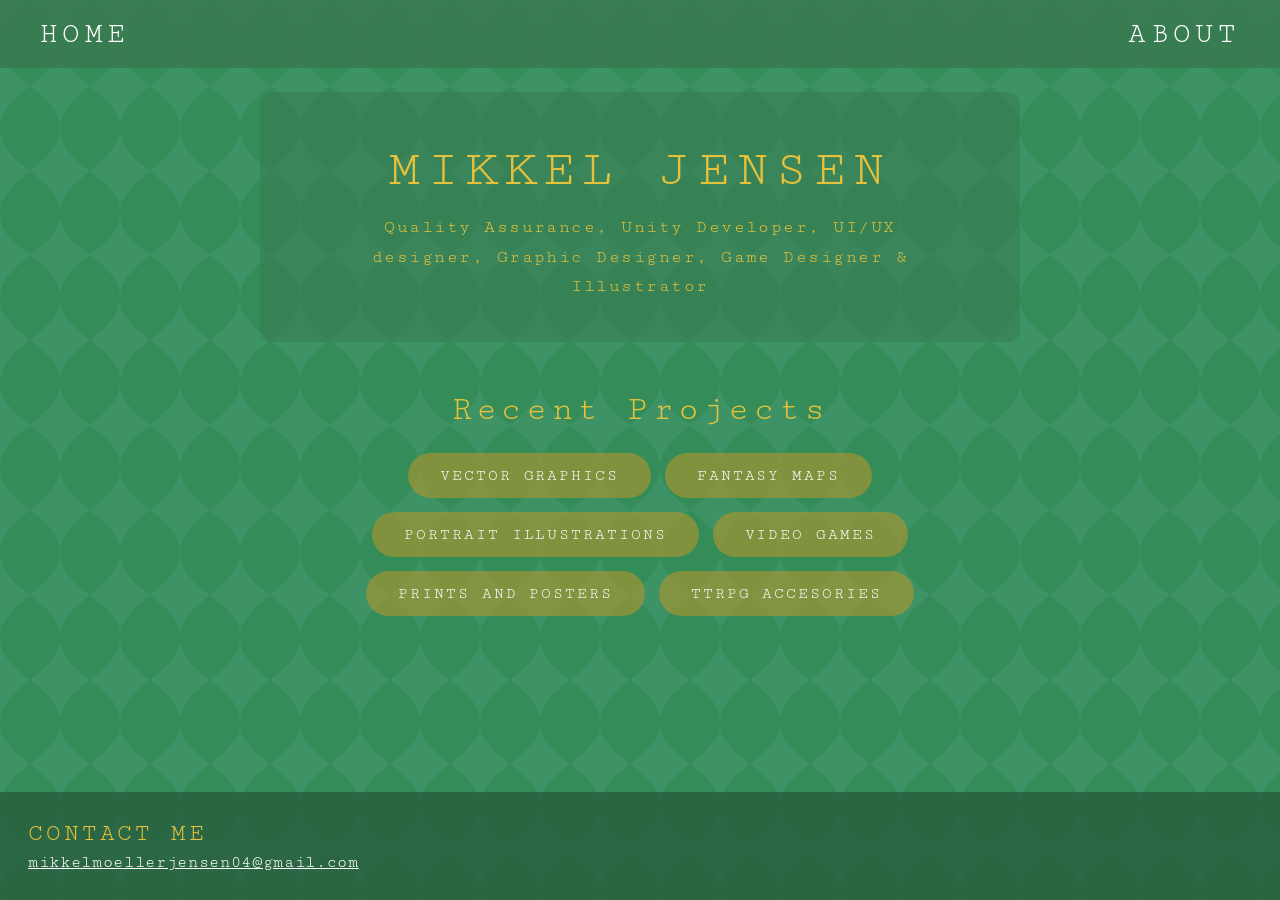
<file: index.html>
<!DOCTYPE html>
<html lang="en">
<head>
  <meta charset="UTF-8">
  <meta name="viewport" content="width=device-width, initial-scale=1.0">
  <title>Mikkel Jensen — Portfolio</title>
  <link rel="stylesheet" href="style.css">
</head>
<body>
  <div class="bg-pattern"></div>

  <nav>
    <a href="index.html">HOME</a>
    <a href="about.html">ABOUT</a>
  </nav>

  <main>
    <div class="hero">
      <h1>Mikkel Jensen</h1>
      <p class="tagline">Quality Assurance, Unity Developer, UI/UX designer, Graphic Designer, Game Designer &amp; Illustrator</p>
    </div>

    <div class="projects-section">
      <h2>Recent Projects</h2>
      <div class="project-buttons">
        <a href="vector-graphics.html" class="project-btn">Vector Graphics</a>
        <a href="fantasy-maps.html" class="project-btn">Fantasy Maps</a>
        <a href="portraits.html" class="project-btn">Portrait Illustrations</a>
        <a href="video-games.html" class="project-btn">Video Games</a>
        <a href="prints.html" class="project-btn">Prints and Posters</a>
        <a href="ttrpg.html" class="project-btn">TTRPG Accesories</a>
      </div>
    </div>
  </main>

  <footer>
    <h3>Contact Me</h3>
    <a href="mailto:mikkelmoellerjensen04@gmail.com" class="email">
    mikkelmoellerjensen04@gmail.com
    </a>
  </footer>
</body>
</html>
</file>
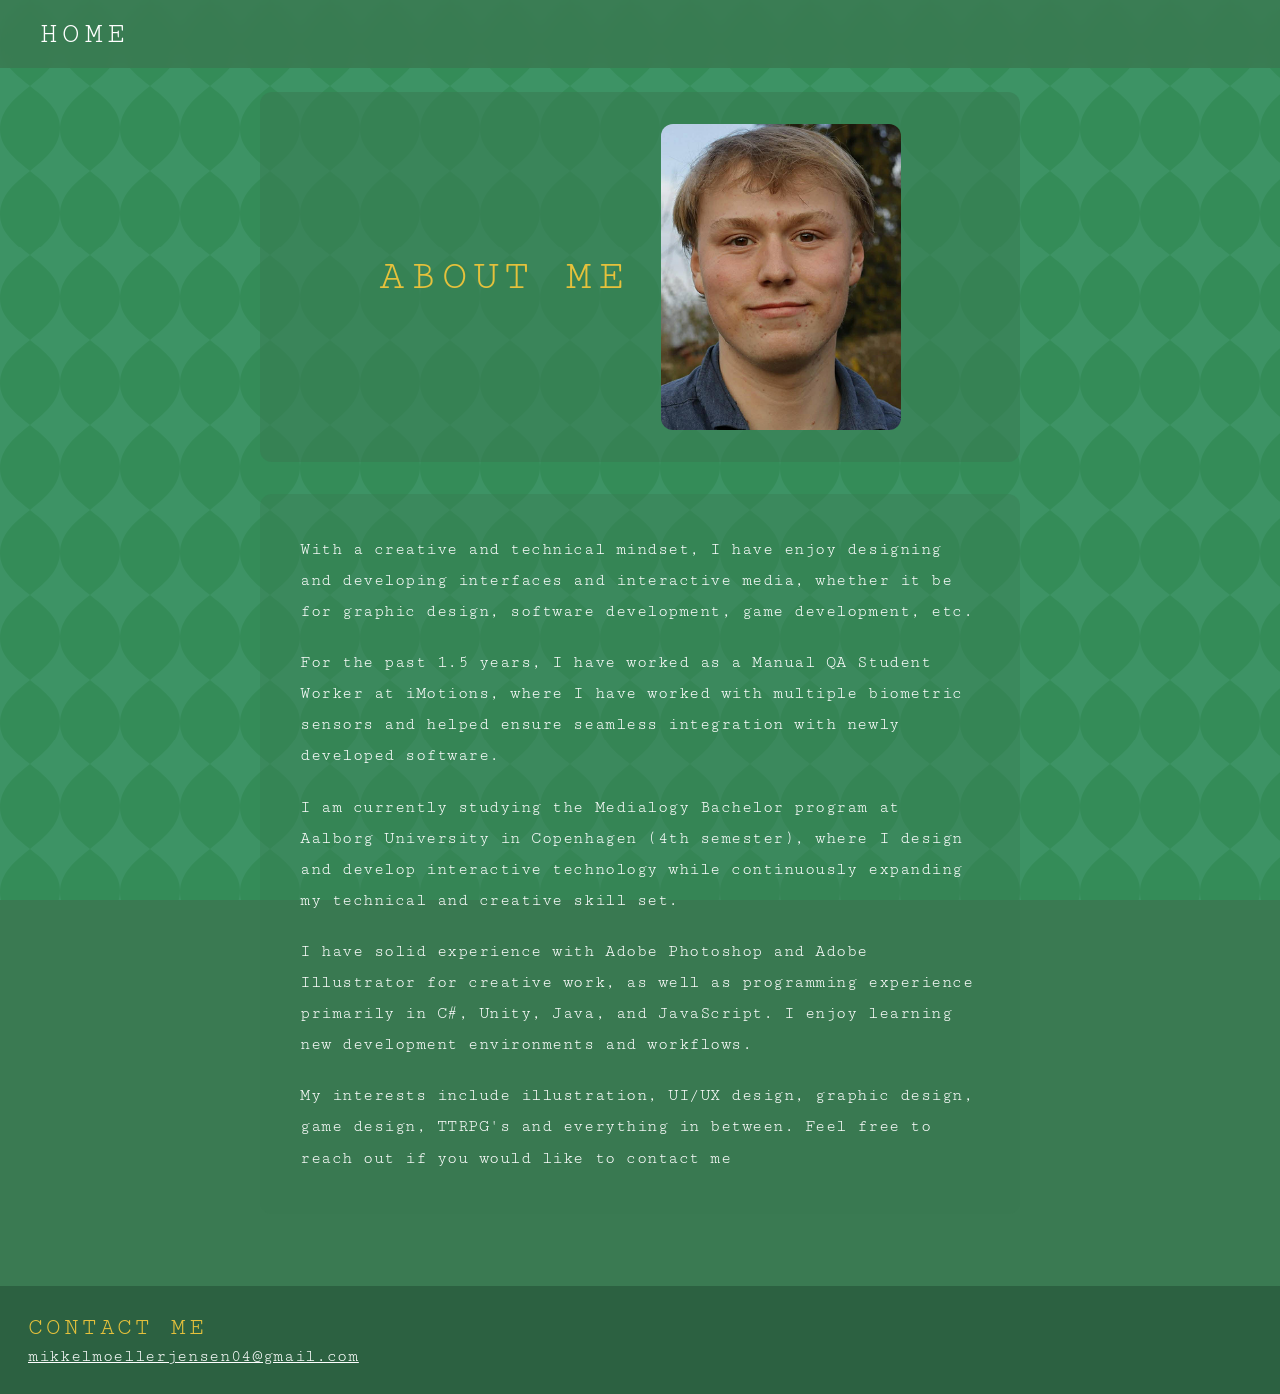
<file: about.html>
<!DOCTYPE html>
<html lang="en">
<head>
  <meta charset="UTF-8">
  <meta name="viewport" content="width=device-width, initial-scale=1.0">
  <title>About Me — Mikkel Jensen</title>
  <link rel="stylesheet" href="style.css">
</head>
<body>
  <div class="bg-pattern"></div>

  <nav>
    <a href="index.html">HOME</a>
  </nav>

  <main>
    <div class="about-header">
      <h1>About Me</h1>
      <img src="images/image_of_myself.png" alt="Mikkel Jensen" class="about-photo">
    </div>

    <div class="about-text">
      <p>With a creative and technical mindset, I have enjoy designing and developing interfaces and interactive media, whether it be for graphic design, software development, game development, etc.</p>

      <p>For the past 1.5 years, I have worked as a Manual QA Student Worker at iMotions, where I have worked with multiple biometric sensors and helped ensure seamless integration with newly developed software.</p>

      <p>I am currently studying the Medialogy Bachelor program at Aalborg University in Copenhagen (4th semester), where I design and develop interactive technology while continuously expanding my technical and creative skill set.</p>

      <p>I have solid experience with Adobe Photoshop and Adobe Illustrator for creative work, as well as programming experience primarily in C#, Unity, Java, and JavaScript. I enjoy learning new development environments and workflows.</p>

      <p>My interests include illustration, UI/UX design, graphic design, game design, TTRPG's and everything in between. Feel free to reach out if you would like to contact me</p>
    </div>
  </main>

  <footer>
    <h3>Contact Me</h3>
    <a href="mailto:mikkelmoellerjensen04@gmail.com" class="email">
    mikkelmoellerjensen04@gmail.com
    </a>
  </footer>
</body>
</html>
</file>
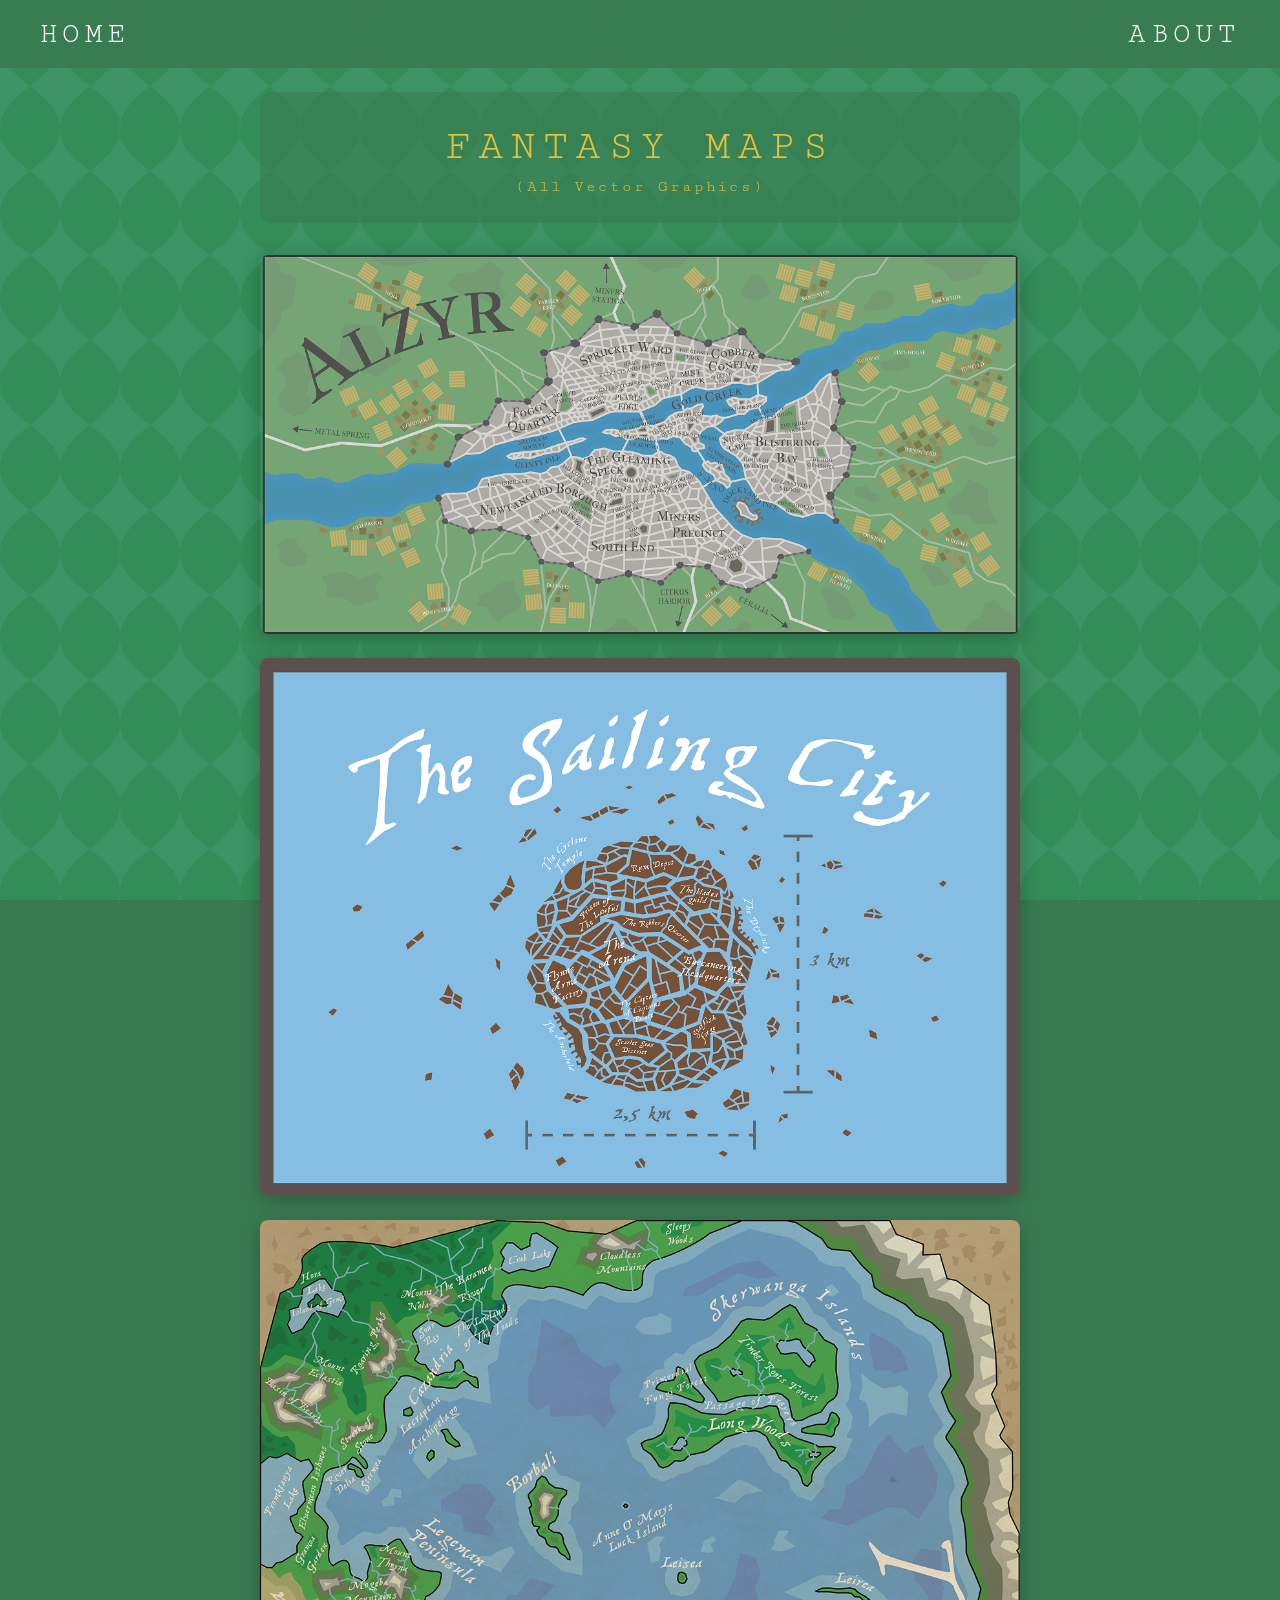
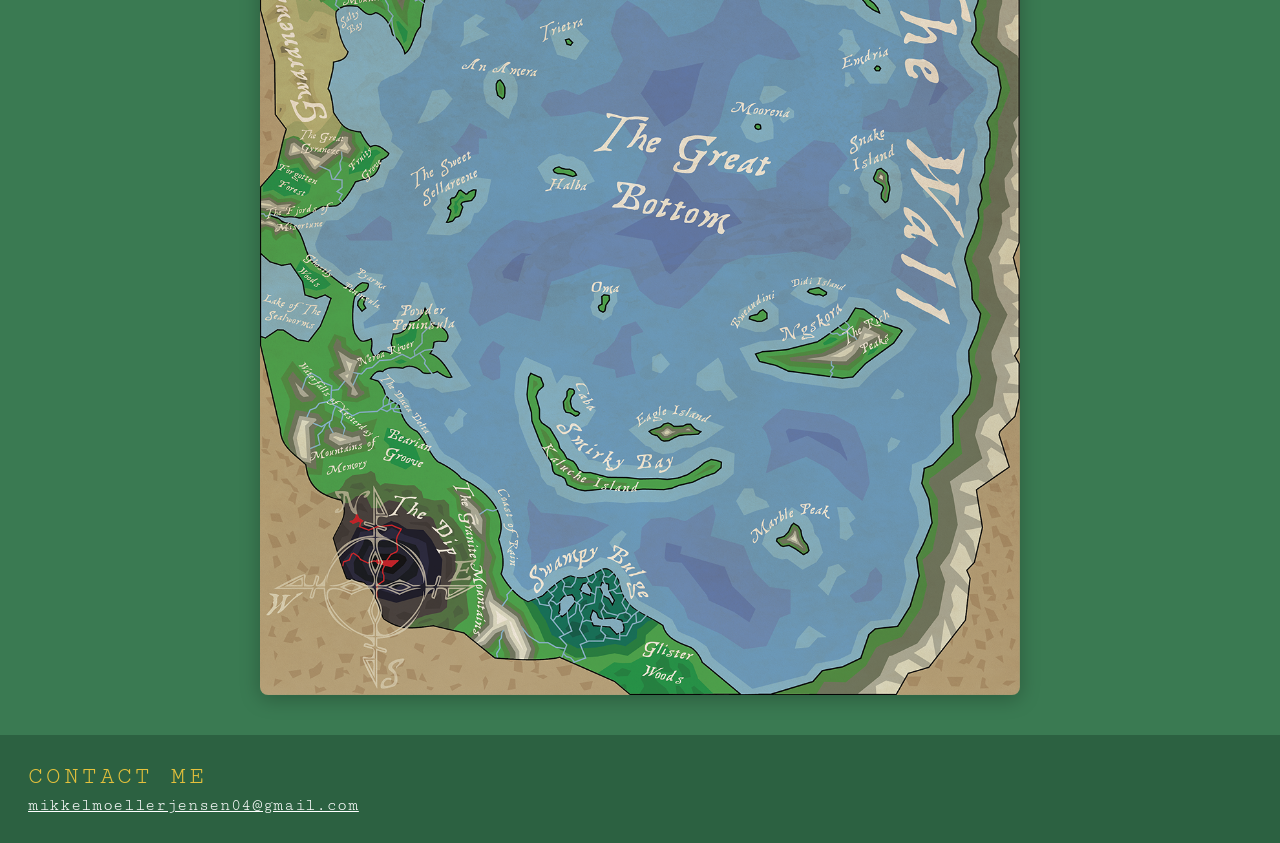
<file: fantasy-maps.html>
<!DOCTYPE html>
<html lang="en">
<head>
  <meta charset="UTF-8">
  <meta name="viewport" content="width=device-width, initial-scale=1.0">
  <title>Fantasy Maps — Mikkel Jensen</title>
  <link rel="stylesheet" href="style.css">
</head>
<body>
  <div class="bg-pattern"></div>

  <nav>
    <a href="index.html">HOME</a>
    <a href="about.html">ABOUT</a>
  </nav>

  <main>
    <div class="section-title">
      <h1>Fantasy Maps</h1>
      <p class="subtitle">(All Vector Graphics)</p>
    </div>

    <img src="images/Alzyr_map_1.png" alt="Alzyr city map" class="gallery-image">
    <img src="images/The_Sailing_City_Map-01_1.png" alt="The Sailing City map" class="gallery-image">
    <img src="images/Geographic_map-01_1.png" alt="Geographic fantasy map" class="gallery-image">
  </main>

  <footer>
    <h3>Contact Me</h3>
    <a href="mailto:mikkelmoellerjensen04@gmail.com" class="email">
    mikkelmoellerjensen04@gmail.com
    </a>
  </footer>
</body>
</html>
</file>
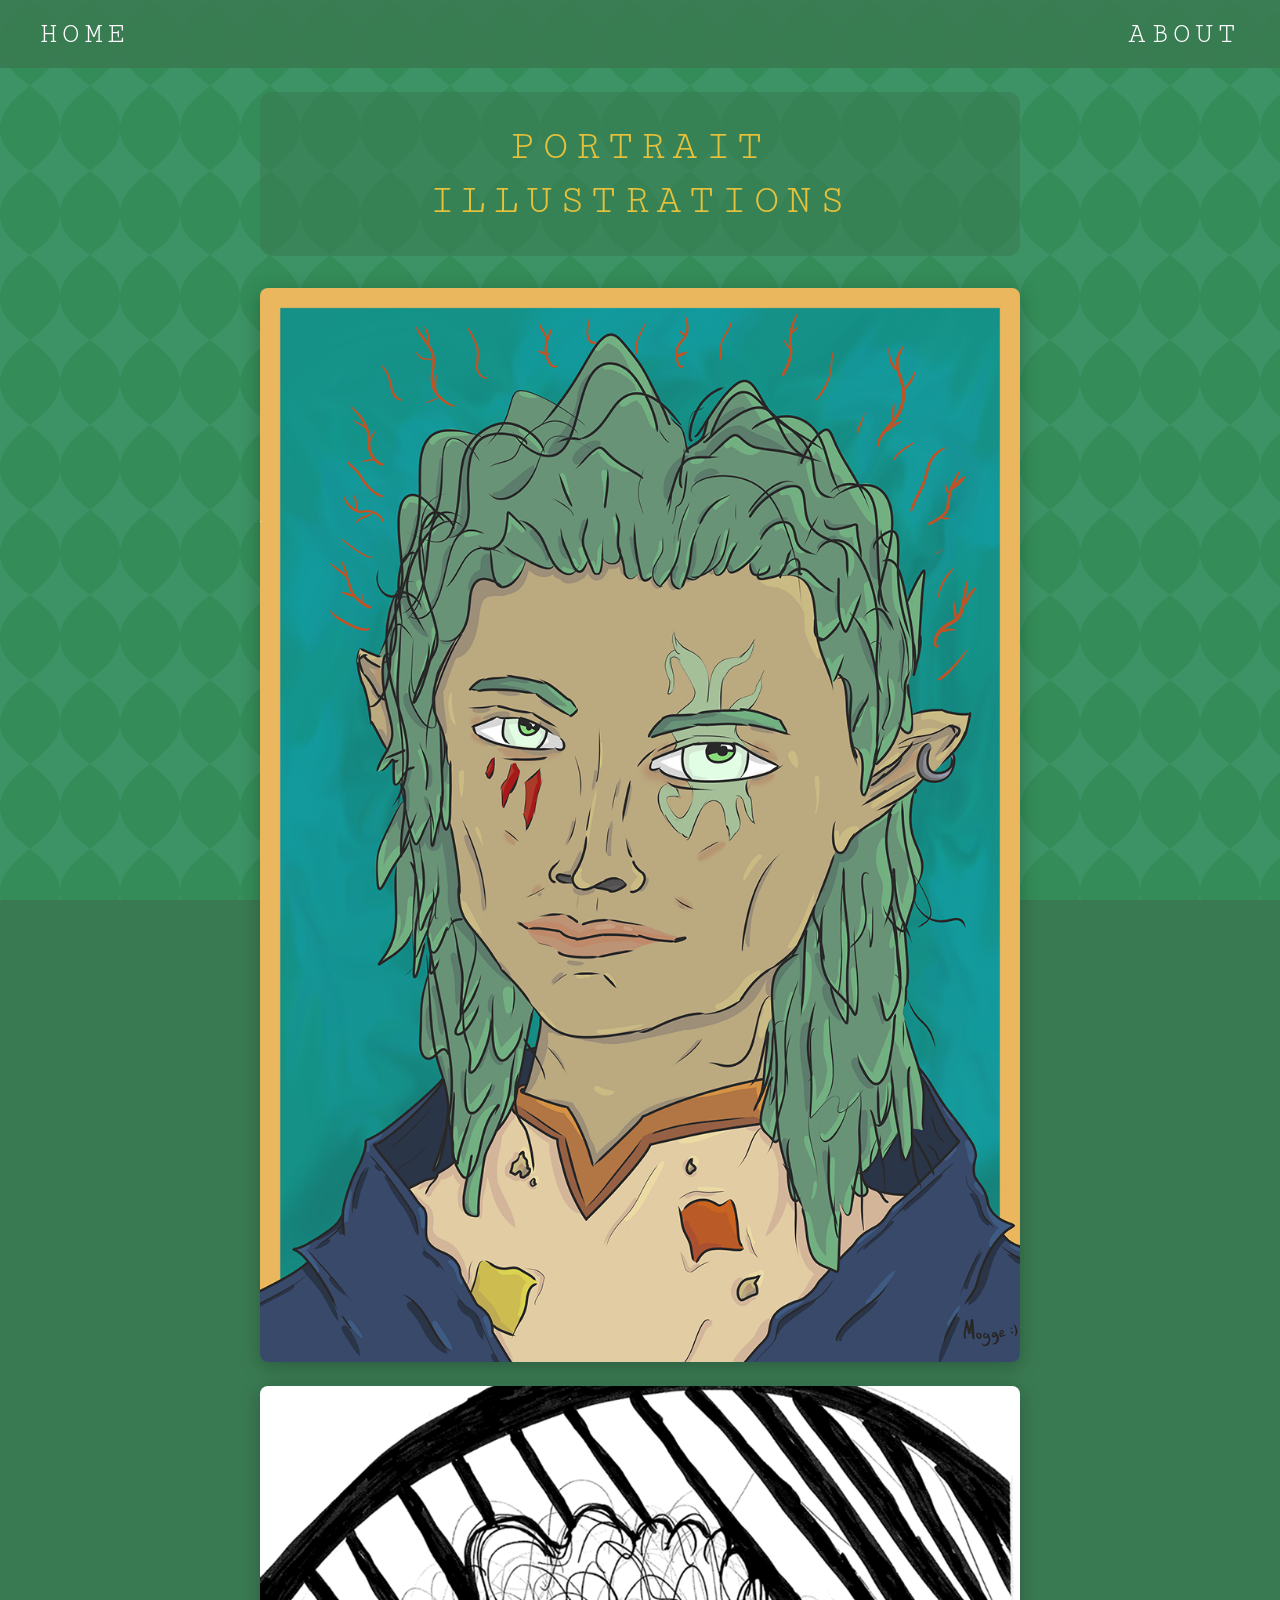
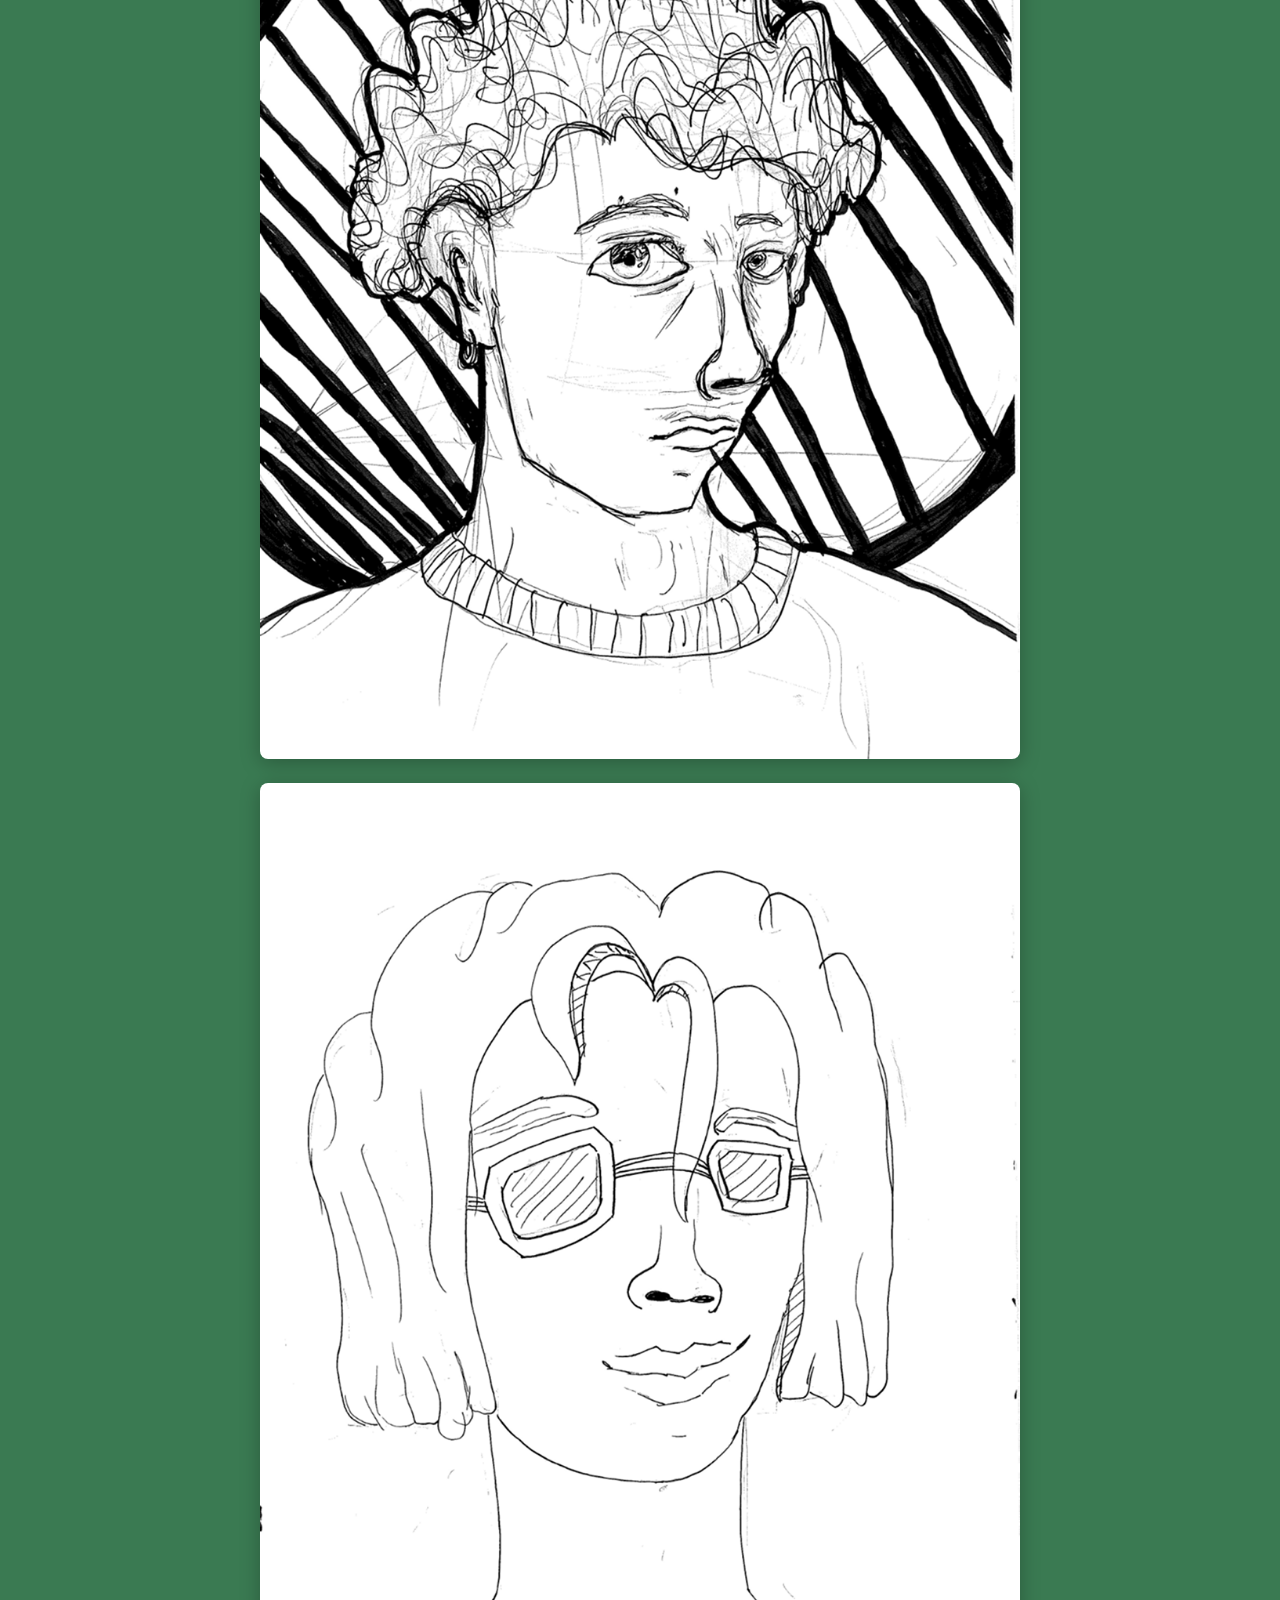
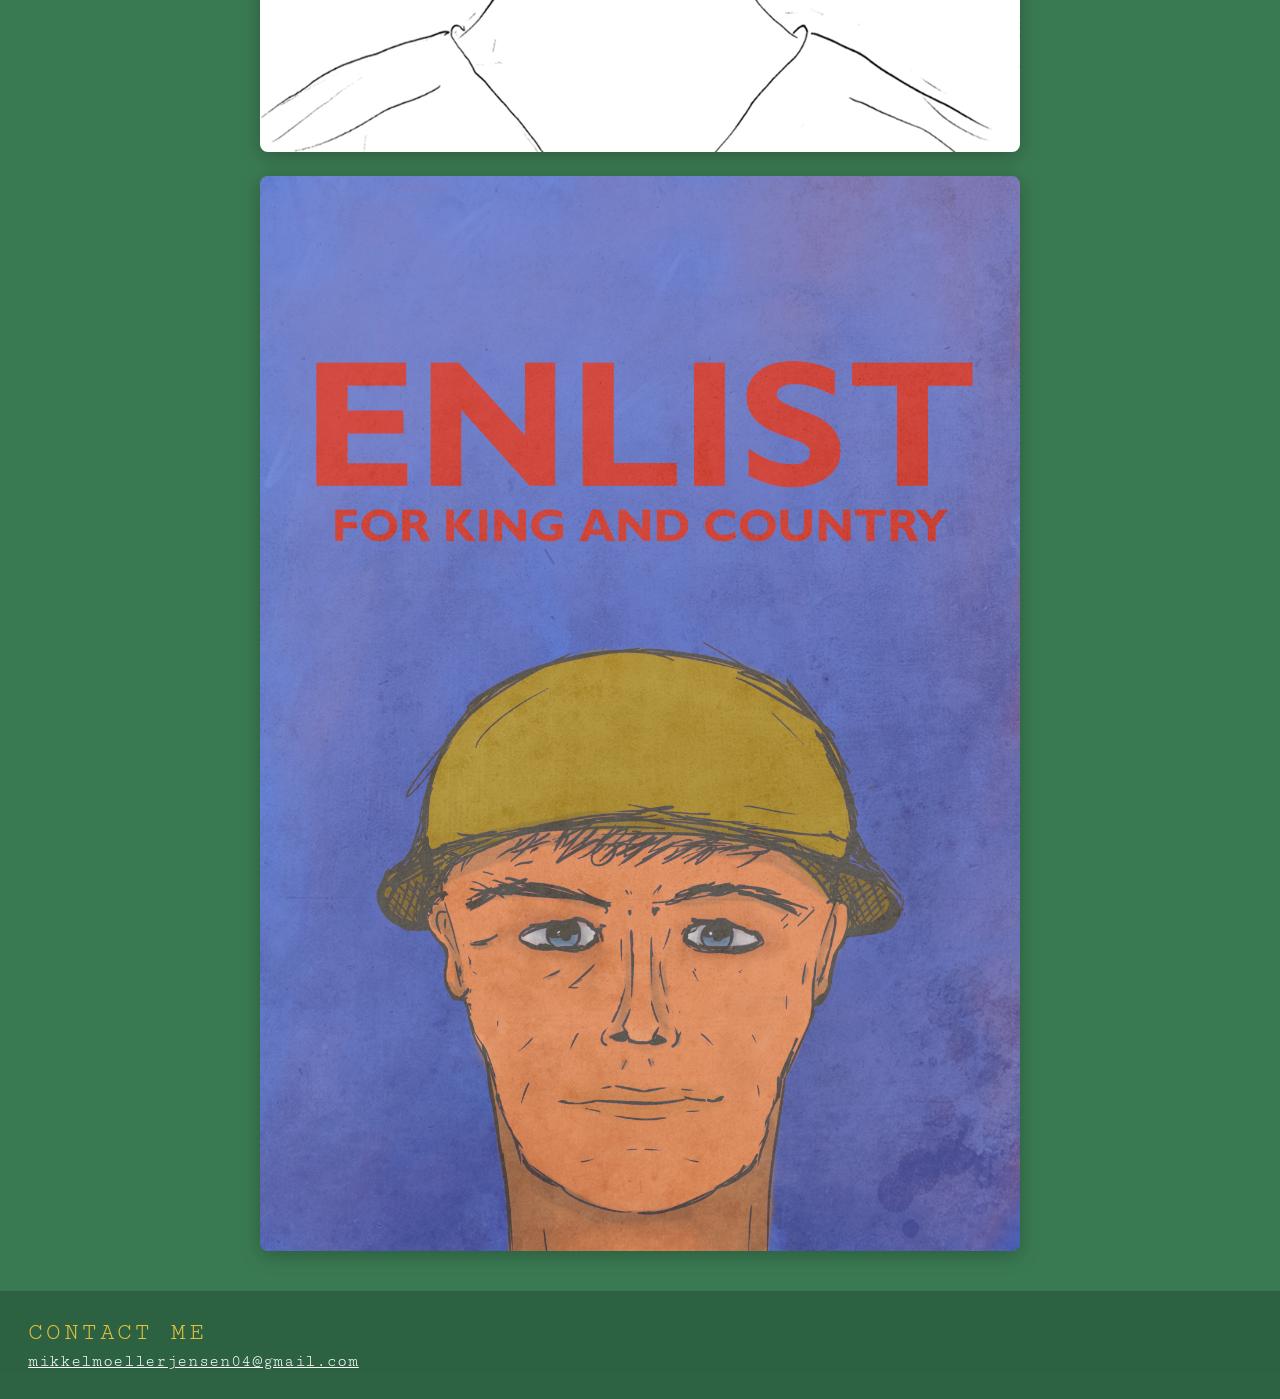
<file: portraits.html>
<!DOCTYPE html>
<html lang="en">
<head>
  <meta charset="UTF-8">
  <meta name="viewport" content="width=device-width, initial-scale=1.0">
  <title>Portrait Illustrations — Mikkel Jensen</title>
  <link rel="stylesheet" href="style.css">
</head>
<body>
  <div class="bg-pattern"></div>

  <nav>
    <a href="index.html">HOME</a>
    <a href="about.html">ABOUT</a>
  </nav>

  <main>
    <div class="section-title">
      <h1>Portrait Illustrations</h1>
    </div>

    <img src="images/Thirinn_Drawing_1.png" alt="Thirinn character portrait" class="gallery-image">
    <img src="images/portrait_1.png" alt="Portrait illustration" class="gallery-image">
    <img src="images/portrait_2.png" alt="Portrait illustration" class="gallery-image">
    <img src="images/ENLIST POSTER.png" alt="Portrait illustration" class="gallery-image">
  </main>

  <footer>
    <h3>Contact Me</h3>
    <a href="mailto:mikkelmoellerjensen04@gmail.com" class="email">
    mikkelmoellerjensen04@gmail.com
    </a>
  </footer>
</body>
</html>
</file>
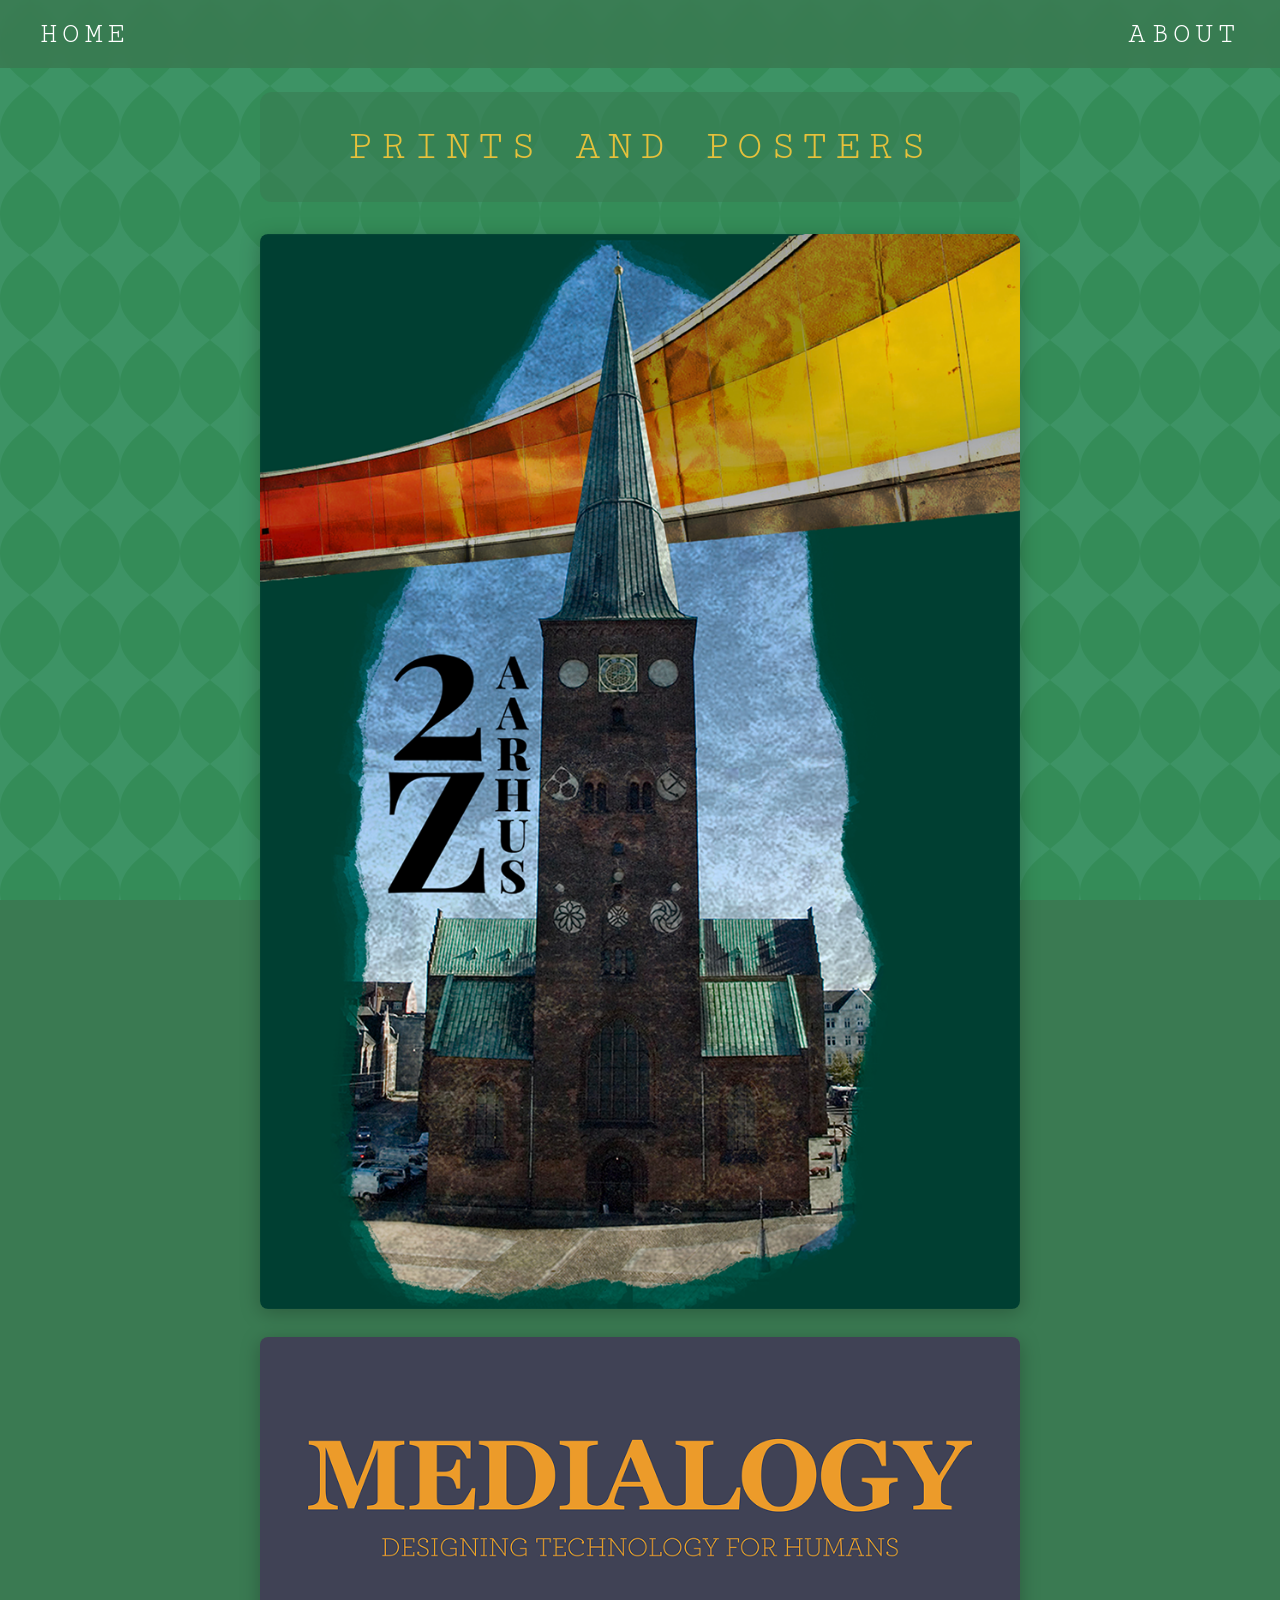
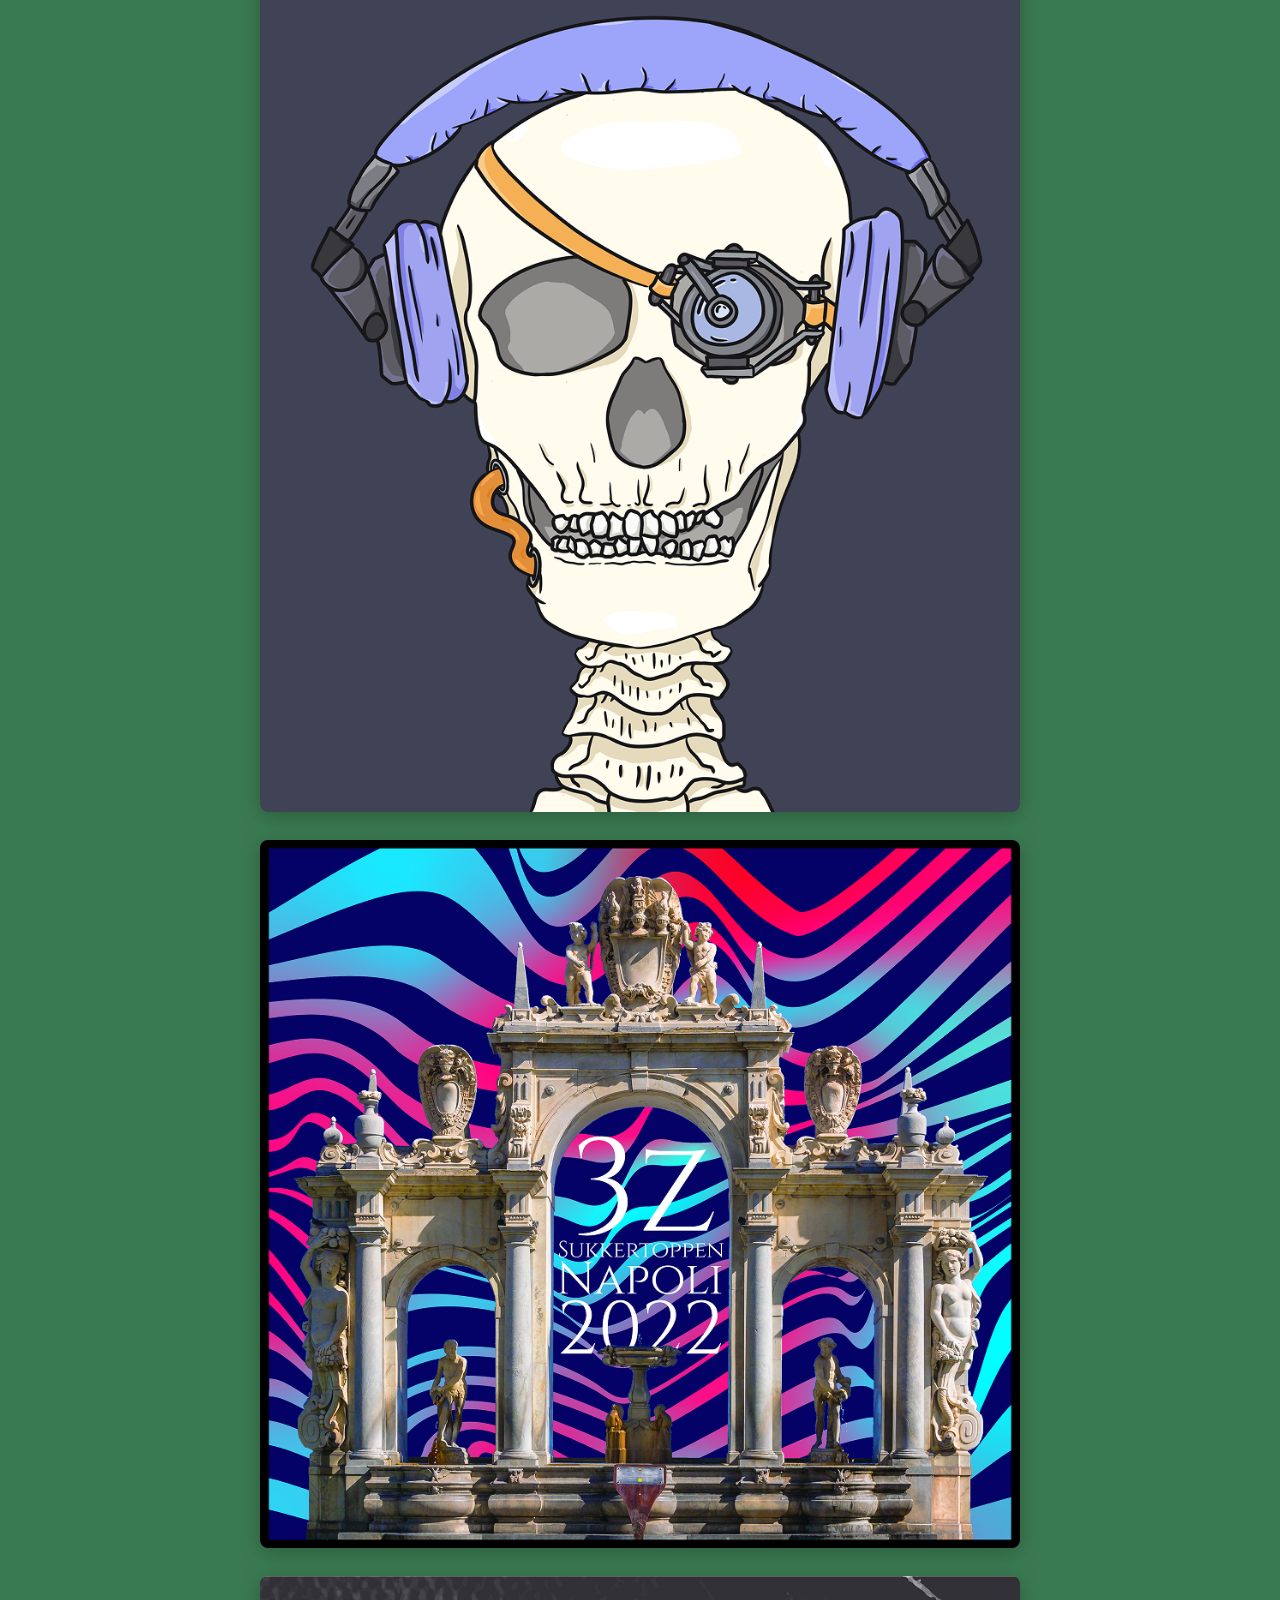
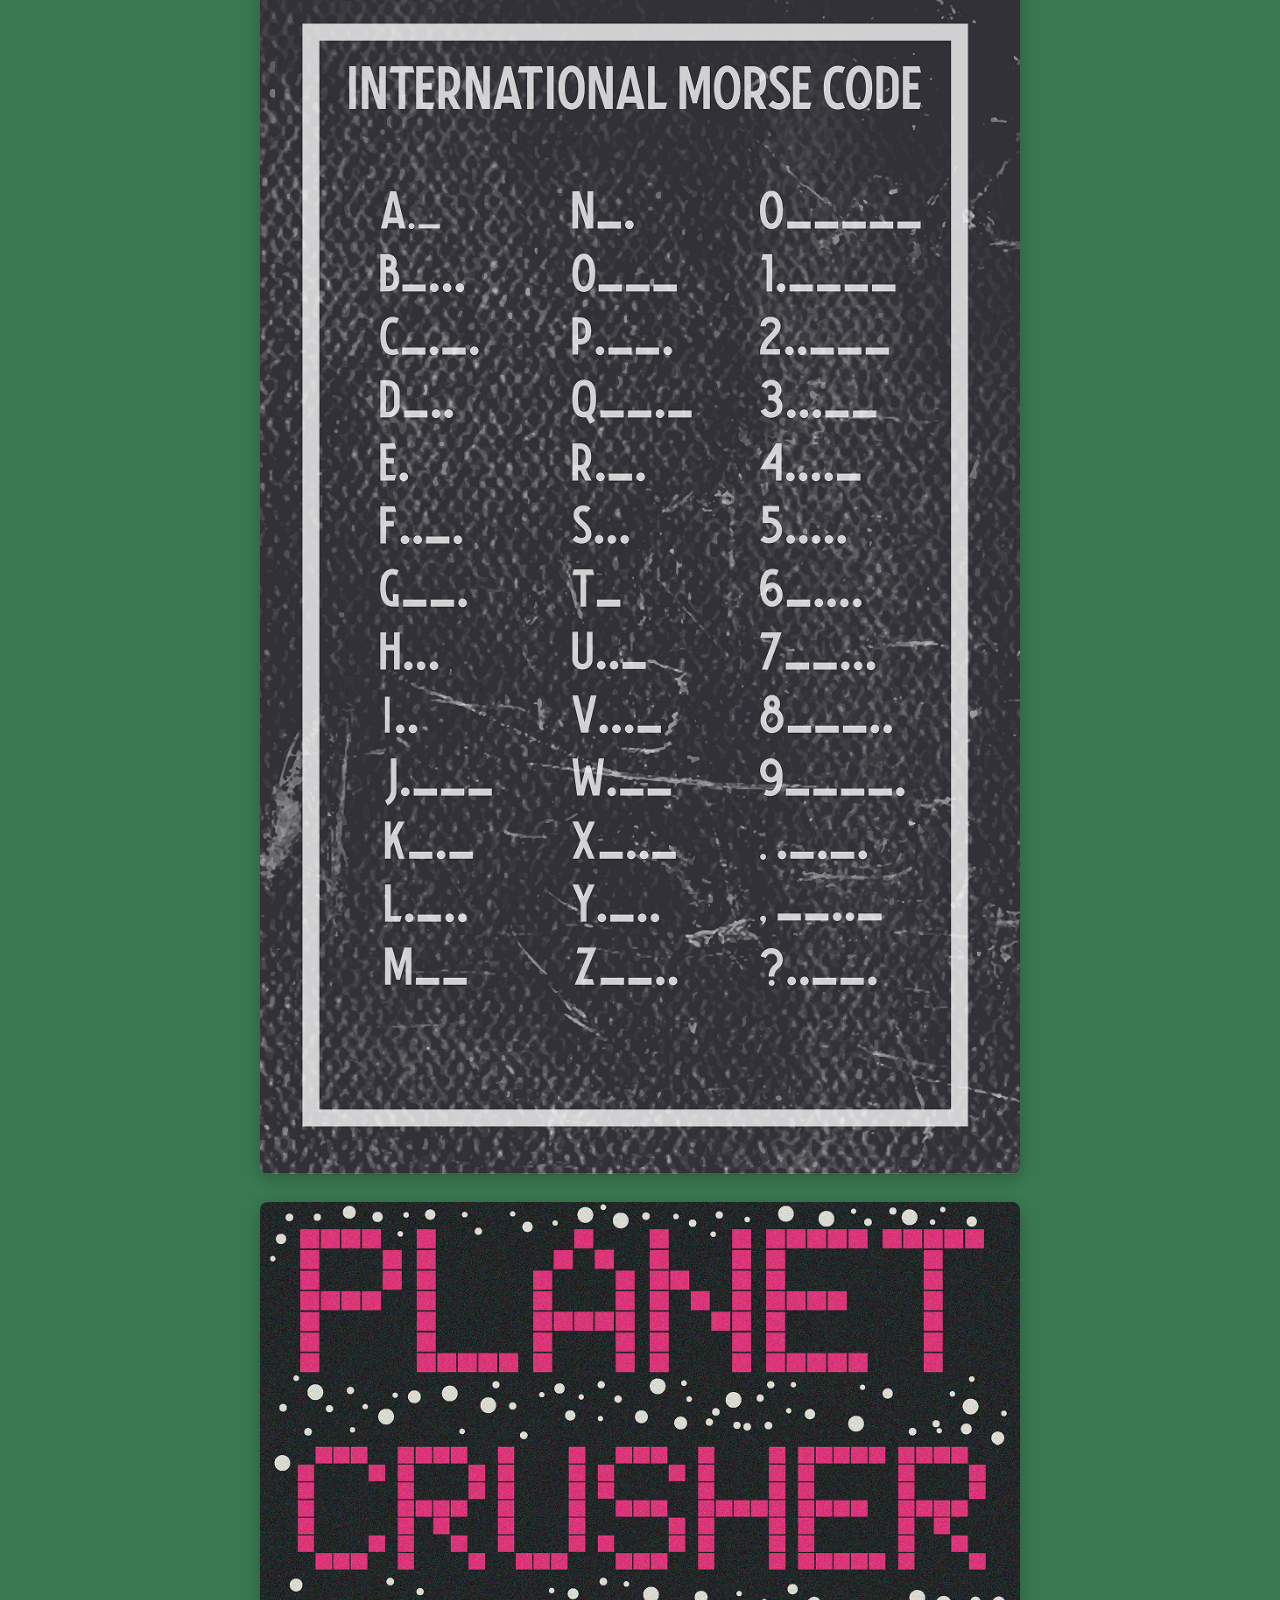
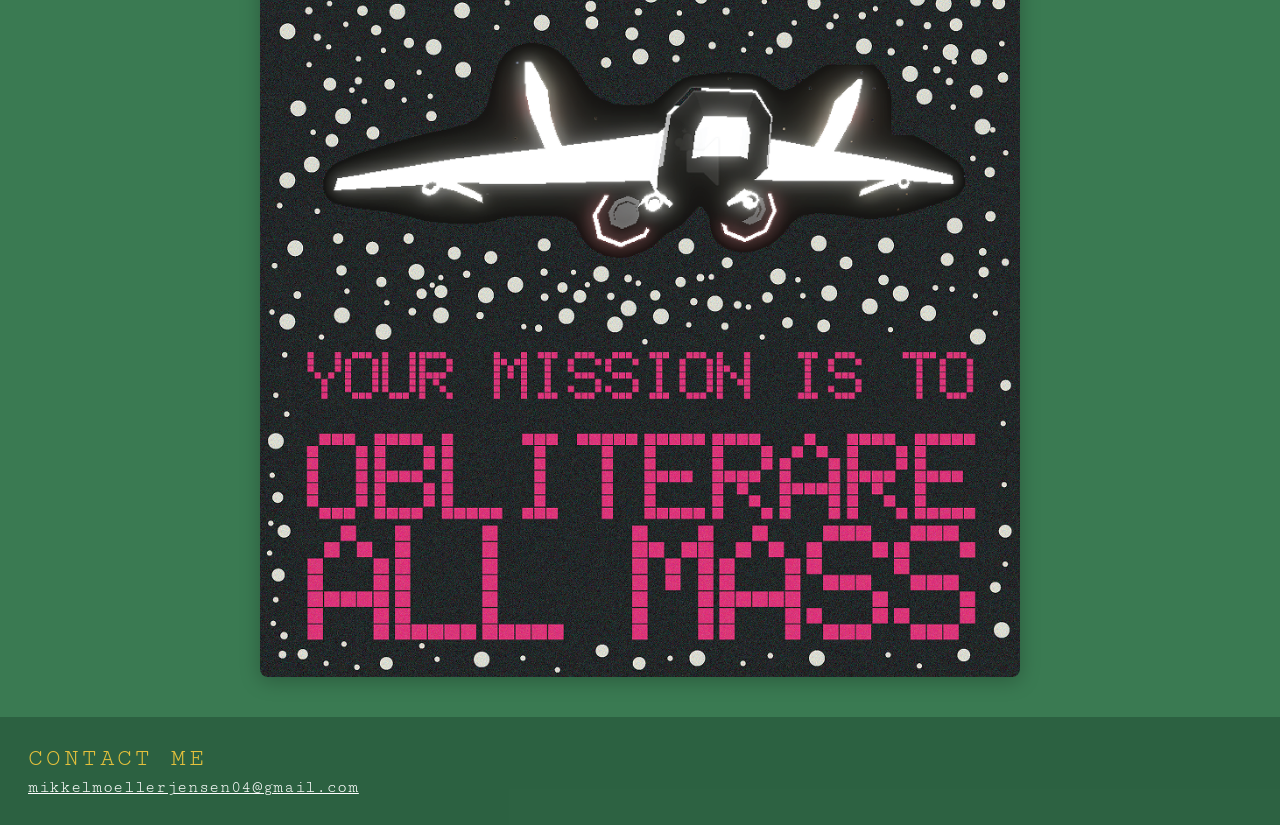
<file: prints.html>
<!DOCTYPE html>
<html lang="en">
<head>
  <meta charset="UTF-8">
  <meta name="viewport" content="width=device-width, initial-scale=1.0">
  <title>Prints and Posters — Mikkel Jensen</title>
  <link rel="stylesheet" href="style.css">
</head>
<body>
  <div class="bg-pattern"></div>

  <nav>
    <a href="index.html">HOME</a>
    <a href="about.html">ABOUT</a>
  </nav>

  <main>
    <div class="section-title">
      <h1>Prints and Posters</h1>
    </div>

    <img src="images/s2z_NEXT_Sukertoppen_studietrøje_20-12-21_1.png" alt="2Z Aarhus print" class="print-image">
    <img src="images/Mikkel_Jensen_Medialogy_Poster_IKDU_Exam_hand_in_1.png" alt="Medialogy poster" class="print-image">
    <img src="images/3Z_Napoli.png" alt="3Z Napoli 2022 print" class="print-image">
    <img src="images/Morsekode_plakat_1.png" alt="International Morse Code poster" class="print-image">
    <img src="images/POSTER-01_1.png" alt="Planet Crusher poster" class="print-image">
  </main>

  <footer>
    <h3>Contact Me</h3>
    <a href="mailto:mikkelmoellerjensen04@gmail.com" class="email">
    mikkelmoellerjensen04@gmail.com
    </a>
  </footer>
</body>
</html>
</file>
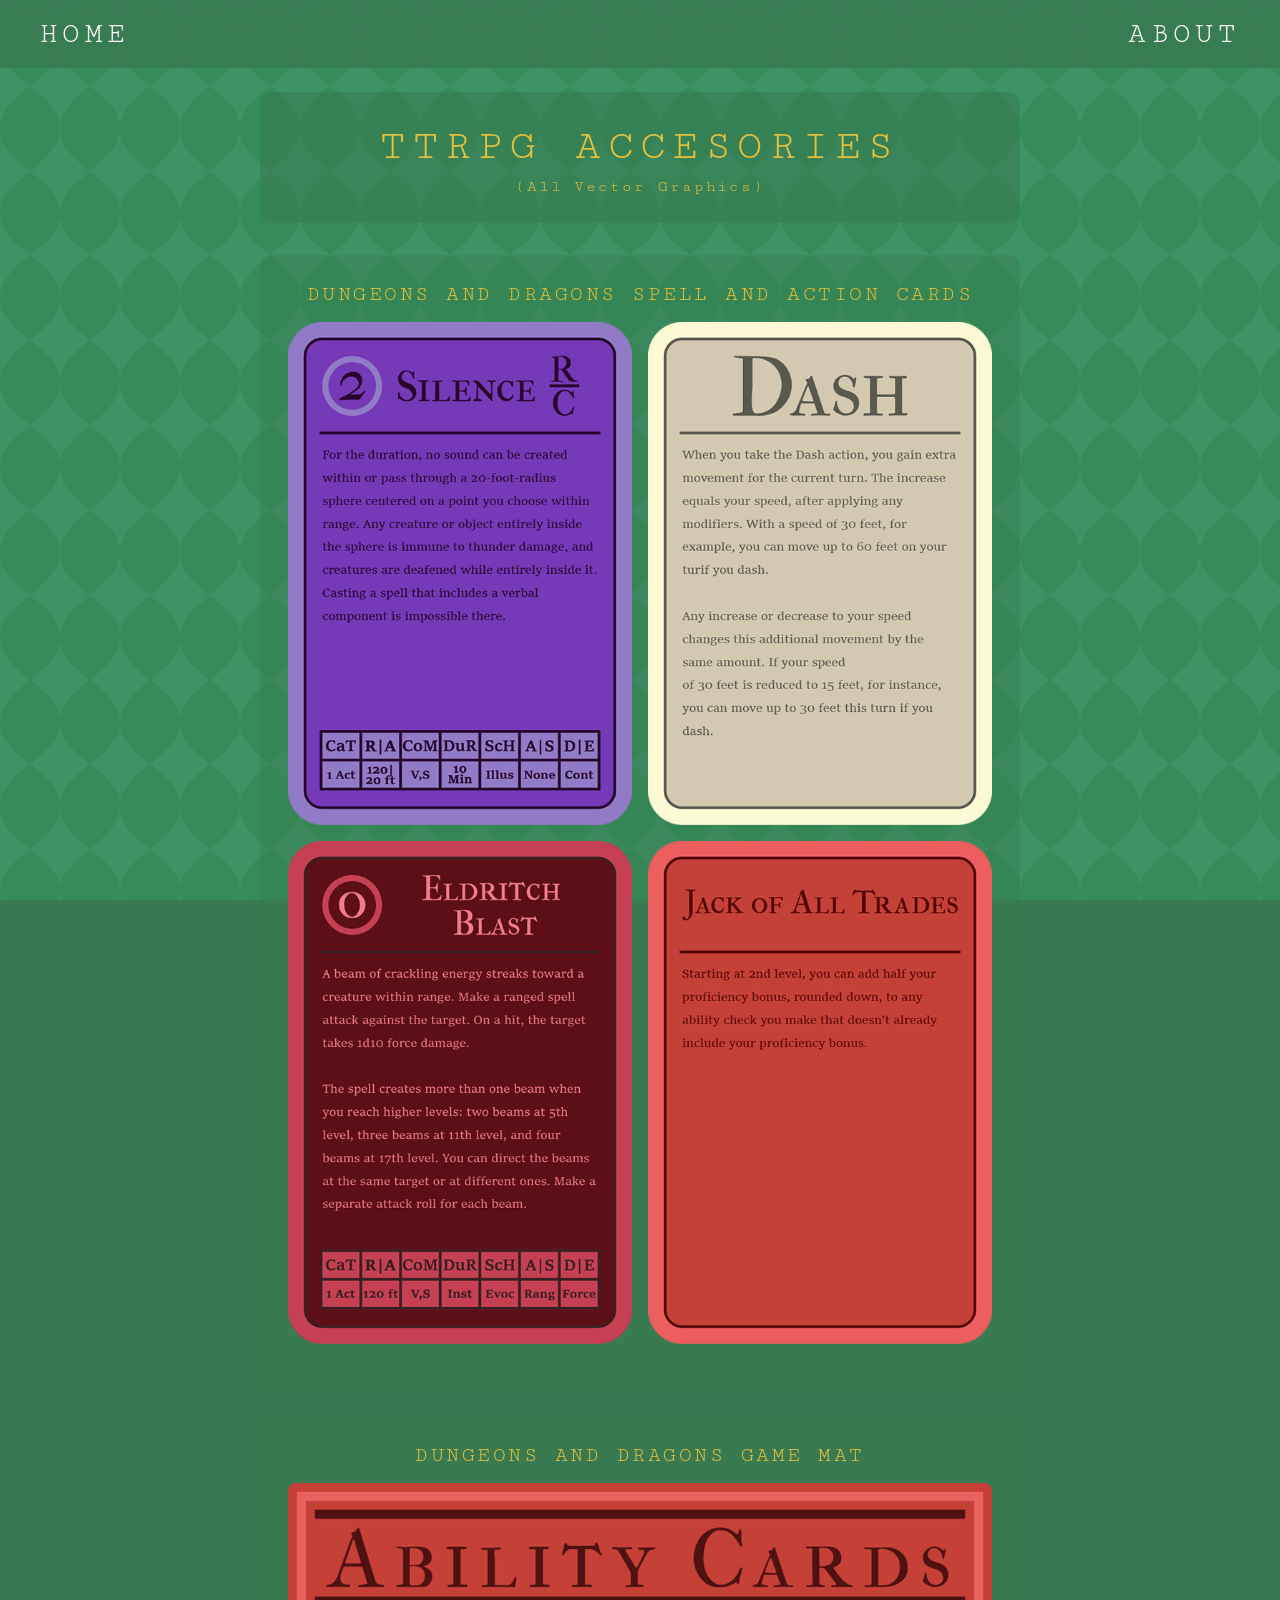
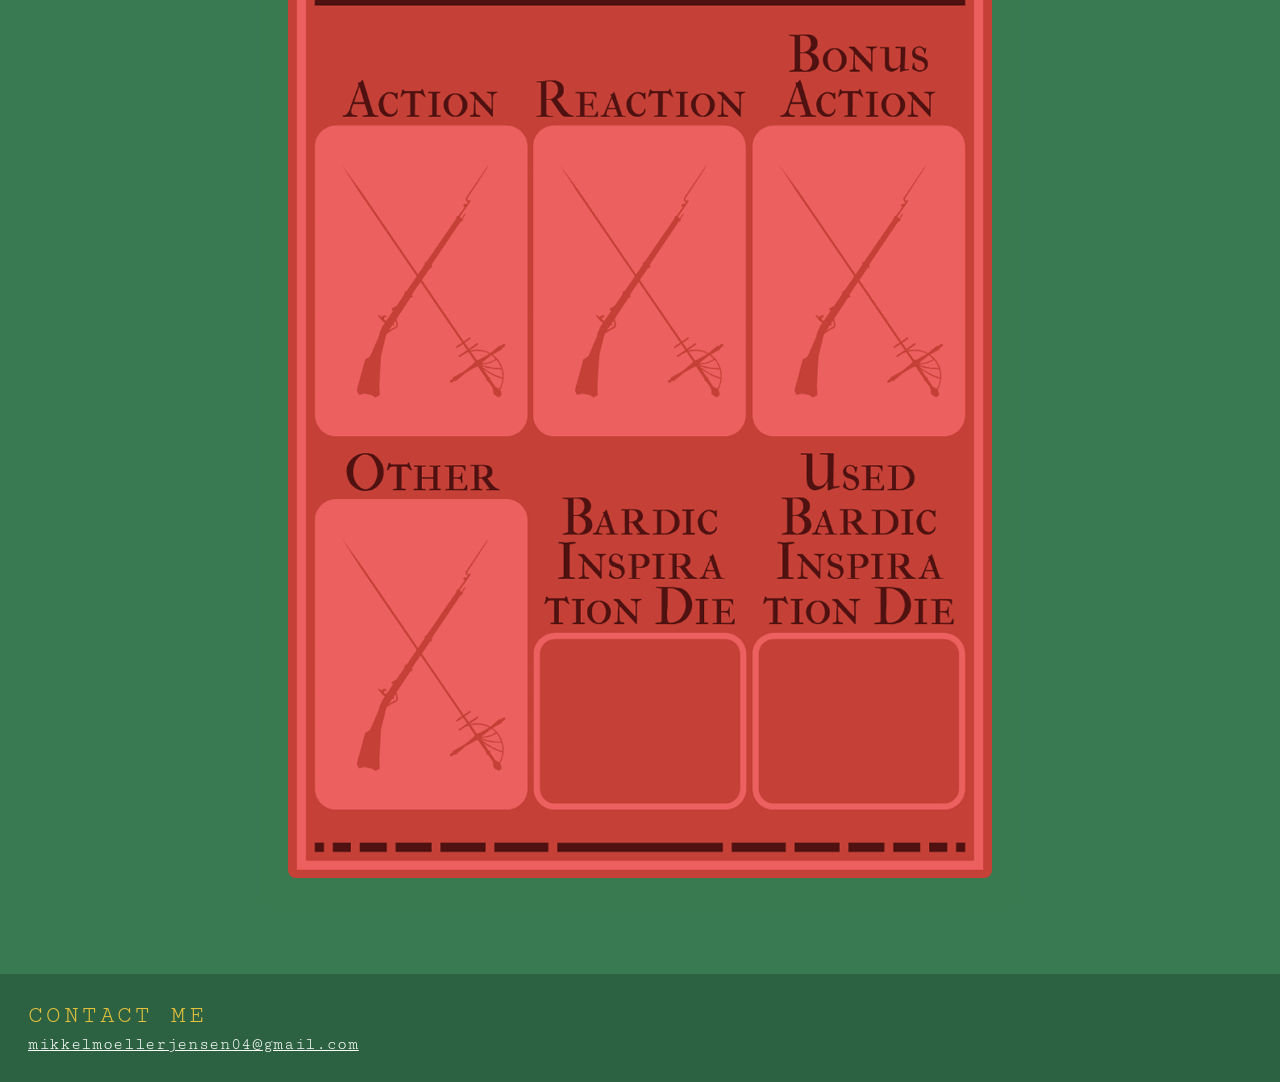
<file: ttrpg.html>
<!DOCTYPE html>
<html lang="en">
<head>
  <meta charset="UTF-8">
  <meta name="viewport" content="width=device-width, initial-scale=1.0">
  <title>TTRPG Accesories — Mikkel Jensen</title>
  <link rel="stylesheet" href="style.css">
</head>
<body>
  <div class="bg-pattern"></div>

  <nav>
    <a href="index.html">HOME</a>
    <a href="about.html">ABOUT</a>
  </nav>

  <main>
    <div class="section-title">
      <h1>TTRPG Accesories</h1>
      <p class="subtitle">(All Vector Graphics)</p>
    </div>

    <div class="content-card">
      <h3>Dungeons and Dragons Spell and Action Cards</h3>
      <div class="card-grid">
        <img src="images/Clara_cards-12_1.png" alt="Silence spell card">
        <img src="images/Action_cards-01_1.png" alt="Dash action card">
        <img src="images/Eldritch_Blast-01_1.png" alt="Eldritch Blast spell card">
        <img src="images/Jack_of_All_Trades.png" alt="Jack of All Trades card">
      </div>
    </div>

    <div class="content-card">
      <h3>Dungeons and Dragons Game Mat</h3>
      <img src="images/Game_Mat.png" alt="D&D Ability Cards game mat" class="single-image">
    </div>
  </main>

  <footer>
    <h3>Contact Me</h3>
    <a href="mailto:mikkelmoellerjensen04@gmail.com" class="email">
    mikkelmoellerjensen04@gmail.com
    </a>
  </footer>
</body>
</html>
</file>
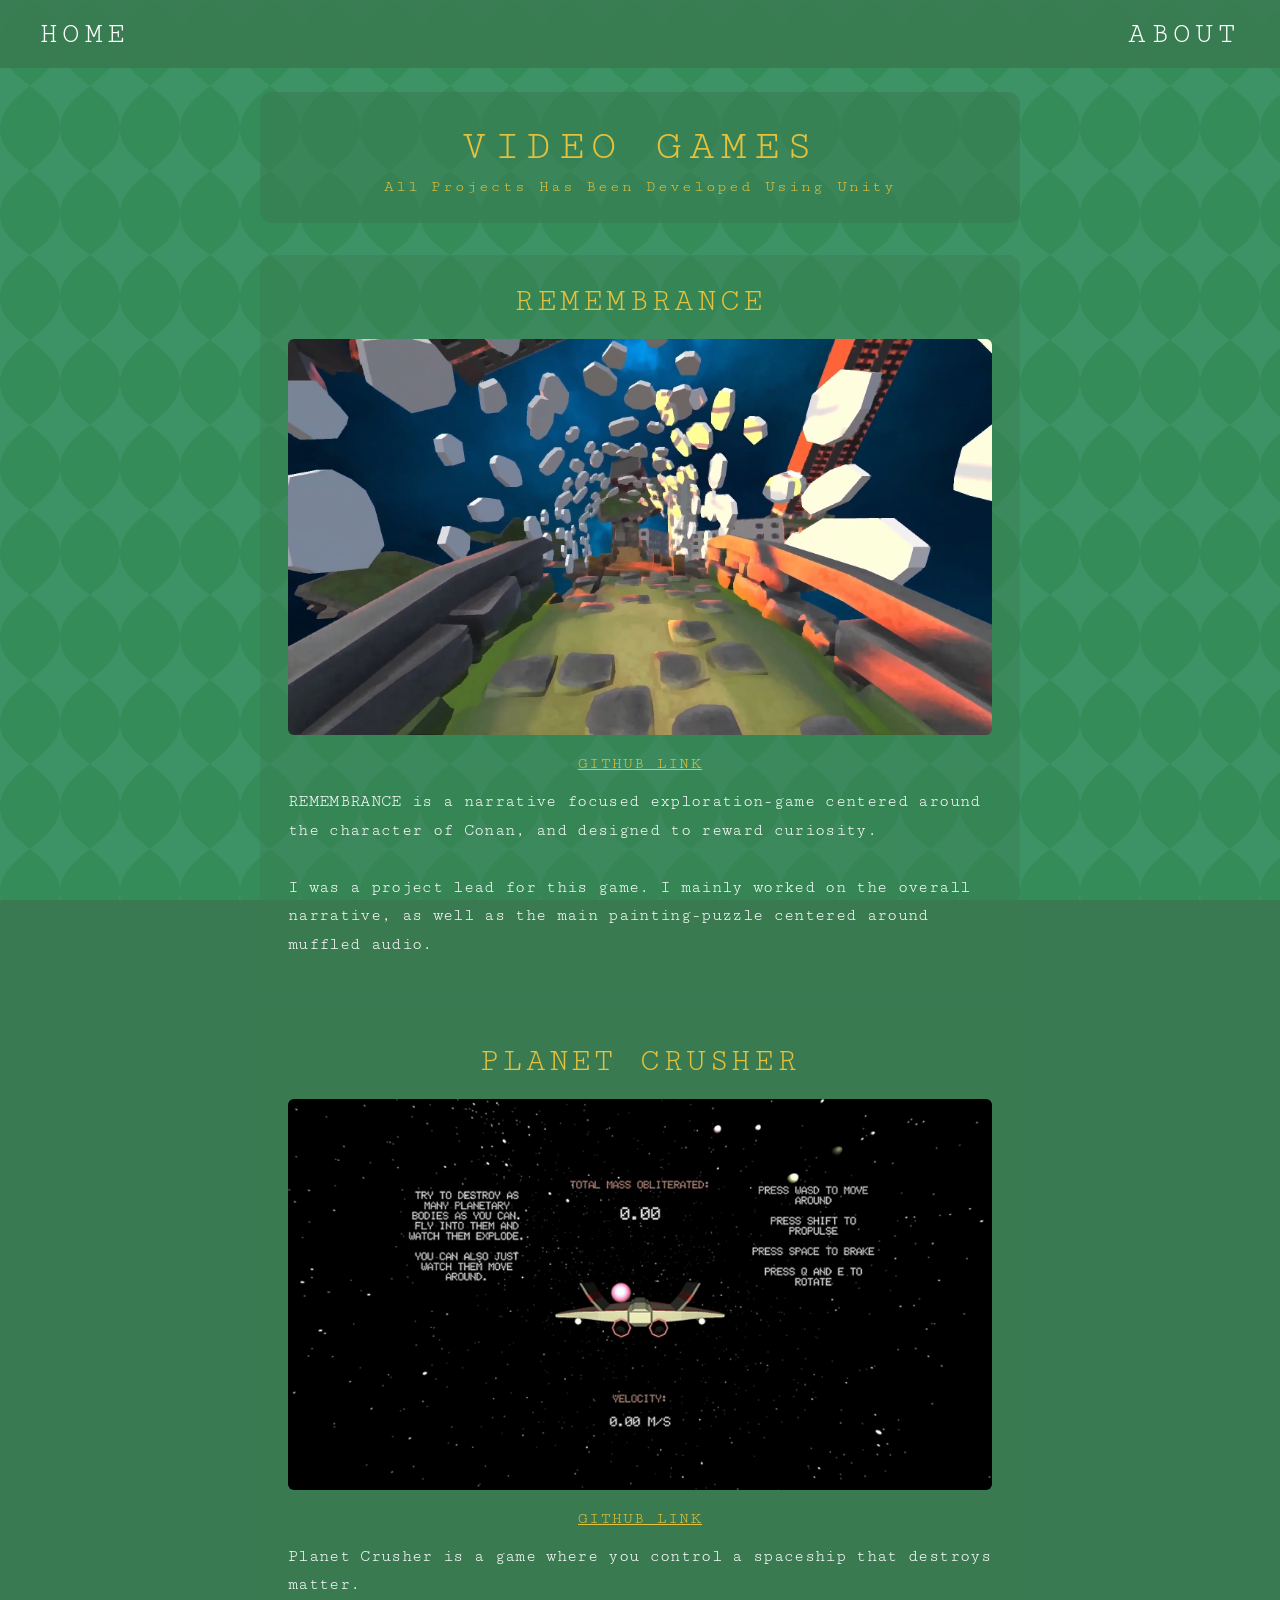
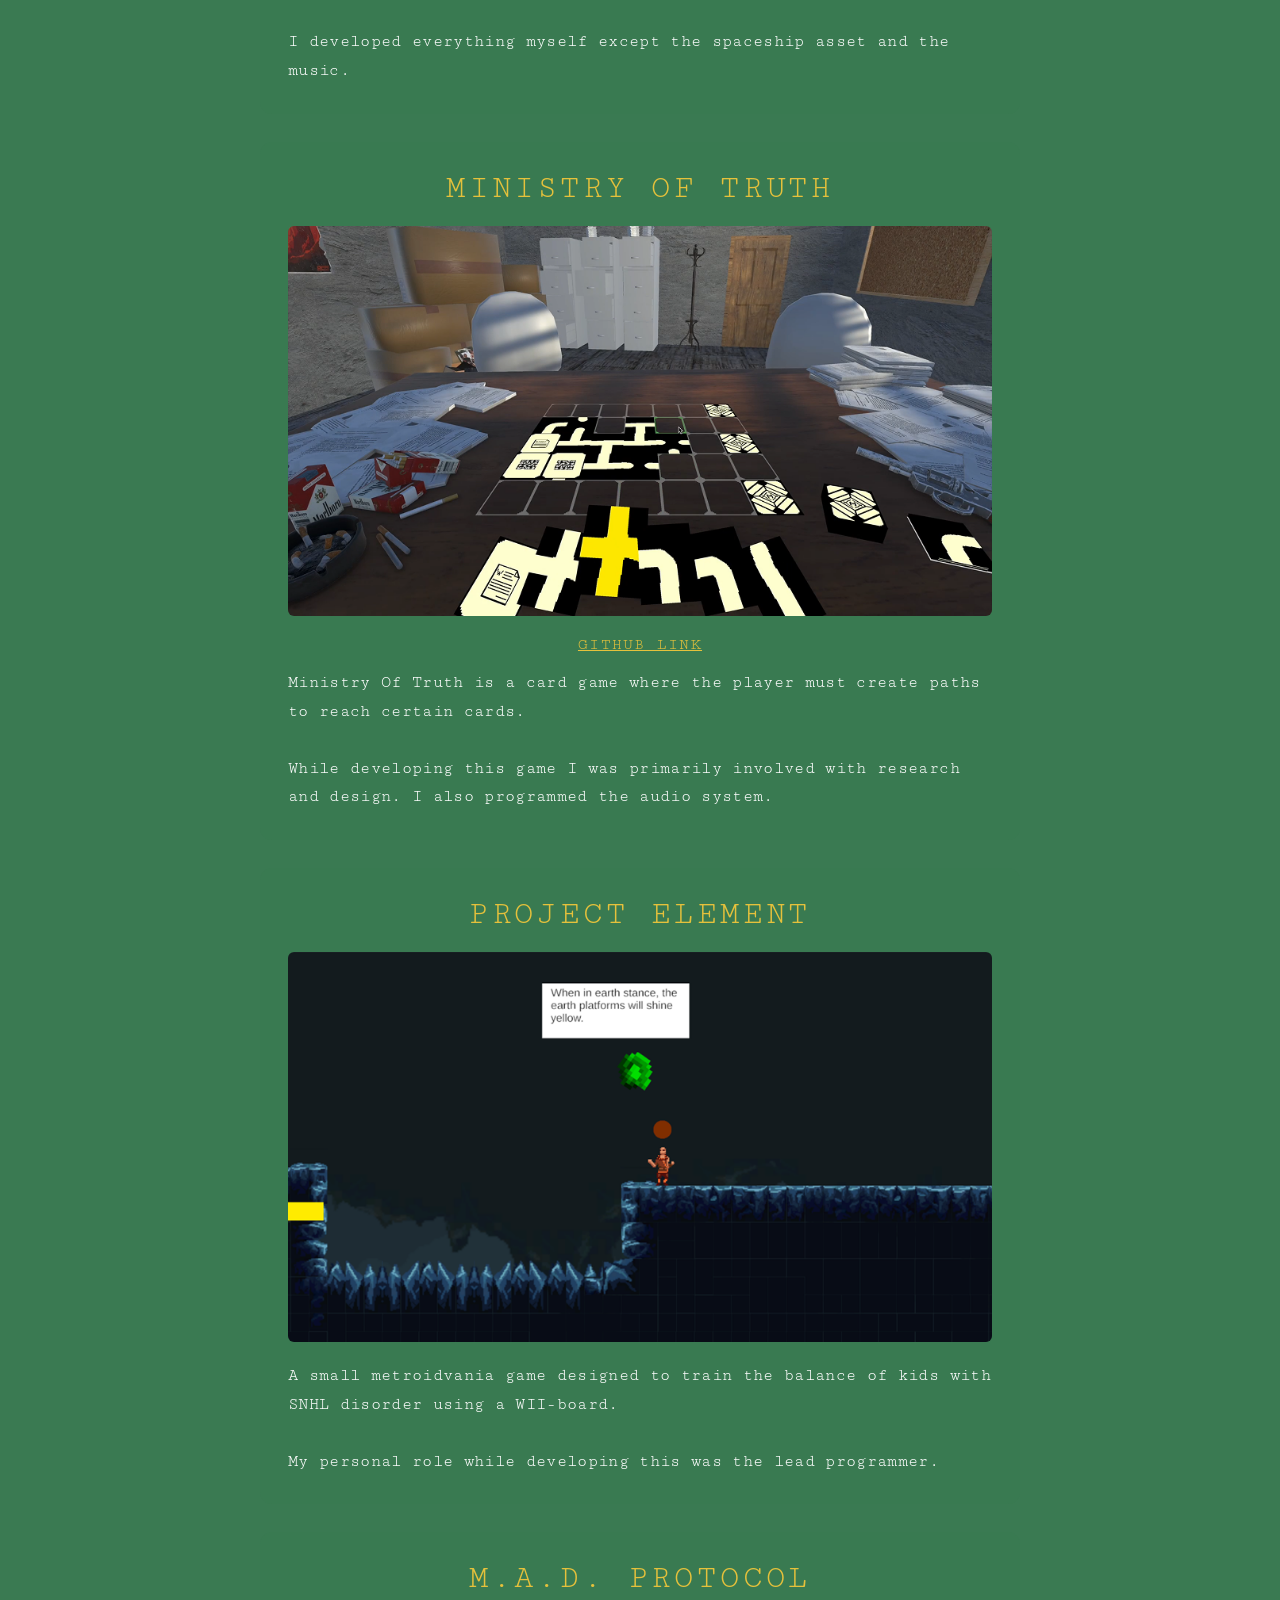
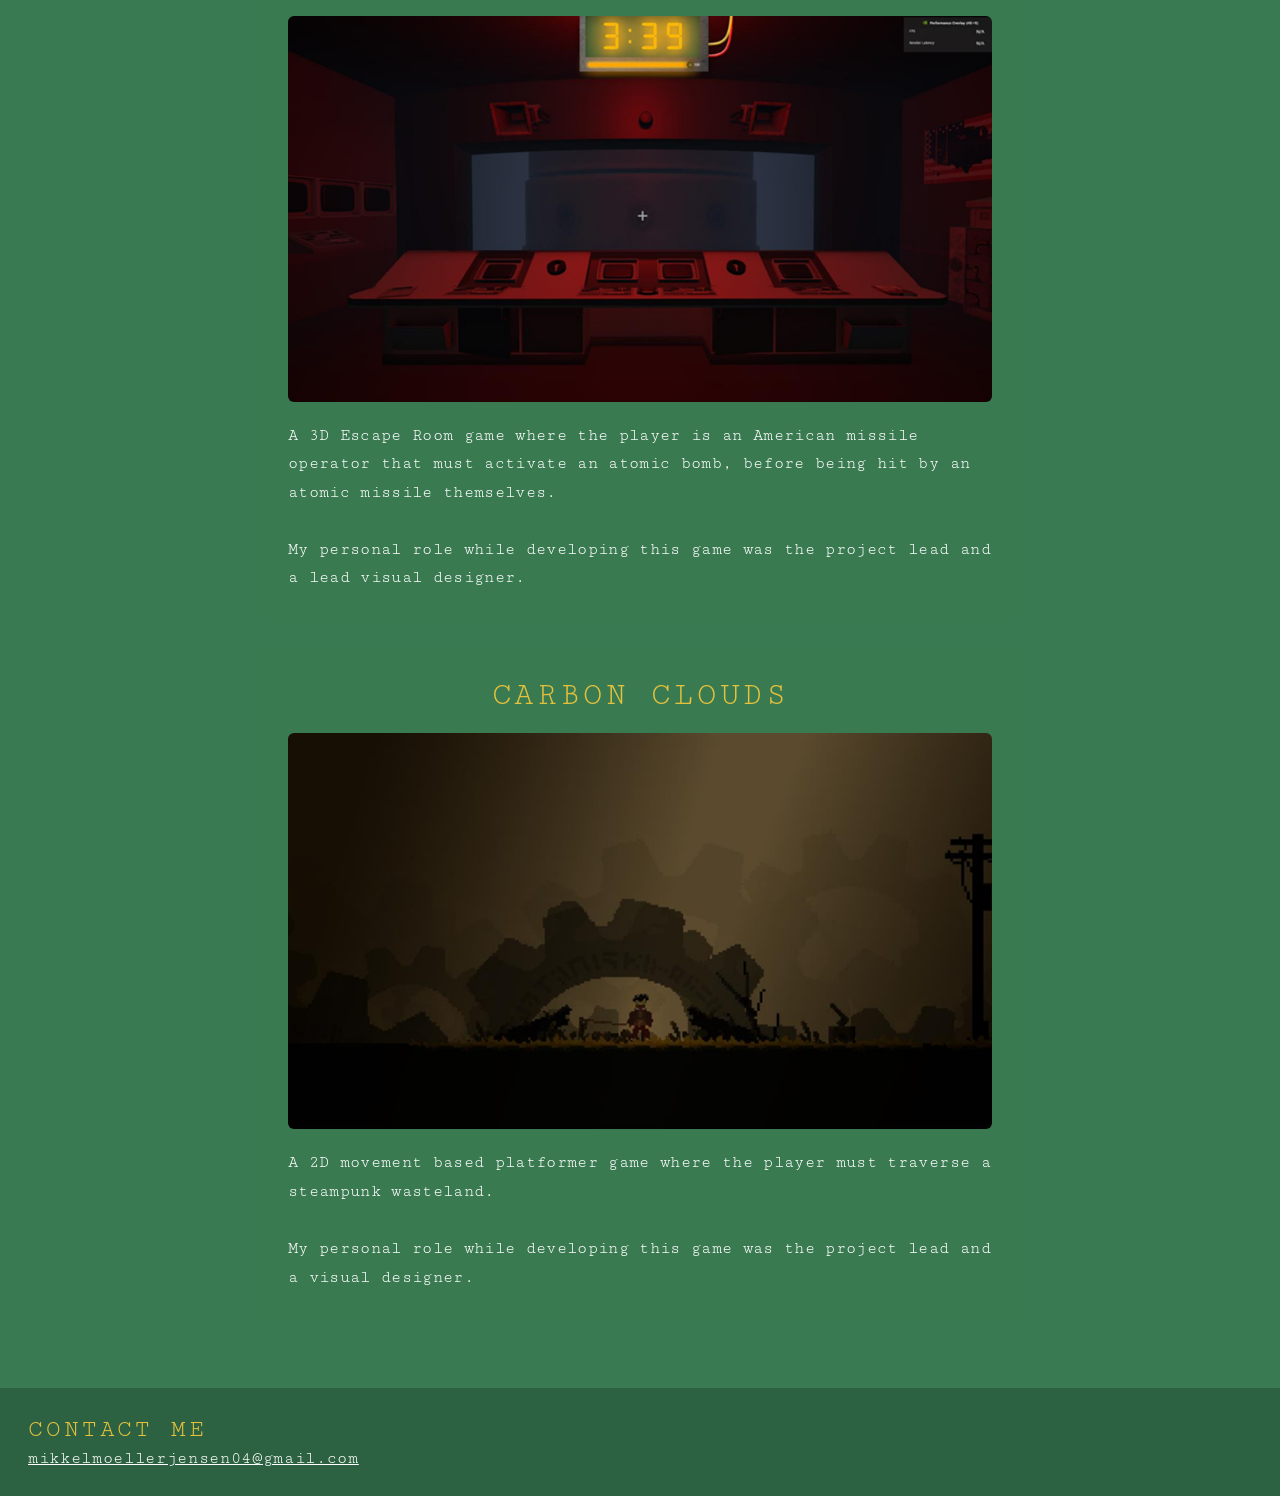
<file: video-games.html>
<!DOCTYPE html>
<html lang="en">
<head>
  <meta charset="UTF-8">
  <meta name="viewport" content="width=device-width, initial-scale=1.0">
  <title>Video Games — Mikkel Jensen</title>
  <link rel="stylesheet" href="style.css">
</head>
<body>
  <div class="bg-pattern"></div>

  <nav>
    <a href="index.html">HOME</a>
    <a href="about.html">ABOUT</a>
  </nav>

  <main>
    <div class="section-title">
      <h1>Video Games</h1>
      <p class="subtitle">All Projects Has Been Developed Using Unity</p>
    </div>

    <div class="game-entry">
      <h2>REMEMBRANCE</h2>
      <img src="images/REMEMBRANCE_Image.png" alt="REMEMBRANCE gameplay">
      <a href="https://github.com/BertIsTheWurd/P4-Project" target="_blank" rel="noopener" class="github-link">GitHub Link</a>
      <p>REMEMBRANCE is a narrative focused exploration-game centered around the character of Conan, and designed to reward curiosity.</p>
      <p><br>I was a project lead for this game. I mainly worked on the overall narrative, as well as the main painting-puzzle centered around muffled audio.</p>
    </div>

    <div class="game-entry">
      <h2>Planet Crusher</h2>
      <img src="images/Plaet_Crusher_Image.png" alt="Planet Crusher gameplay">
      <a href="https://github.com/ExcellentUsername/Planet-Crusher" target="_blank" rel="noopener" class="github-link">GitHub Link</a>
      <p>Planet Crusher is a game where you control a spaceship that destroys matter.</p>
      <p><br>I developed everything myself except the spaceship asset and the music.</p>
    </div>

    <div class="game-entry">
      <h2>Ministry of Truth</h2>
      <img src="images/Ministry_of_Truth_Image.png" alt="Ministry of Truth gameplay">
      <a href="https://github.com/BertIsTheWurd/P3-Project/tree/master" target="_blank" rel="noopener" class="github-link">GitHub Link</a>
      <p>Ministry Of Truth is a card game where the player must create paths to reach certain cards.</p>
      <p><br>While developing this game I was primarily involved with research and design. I also programmed the audio system.</p>
    </div>

    <div class="game-entry">
      <h2>Project Element</h2>
      <img src="images/Project_Element_Image.png" alt="Project Element gameplay">
      <p>A small metroidvania game designed to train the balance of kids with SNHL disorder using a WII-board.</p>
      <p><br>My personal role while developing this was the lead programmer.</p>
    </div>

    <div class="game-entry">
      <h2>M.A.D. Protocol</h2>
      <img src="images/MAD_Protocol.png" alt="M.A.D. Protocol gameplay">
      <p>A 3D Escape Room game where the player is an American missile operator that must activate an atomic bomb, before being hit by an atomic missile themselves.</p>
      <p><br>My personal role while developing this game was the project lead and a lead visual designer.</p>
    </div>

    <div class="game-entry">
      <h2>Carbon Clouds</h2>
      <img src="images/Carbon_Clouds_Image.png" alt="Carbon Clouds gameplay">
      <p>A 2D movement based platformer game where the player must traverse a steampunk wasteland.</p>
      <p><br>My personal role while developing this game was the project lead and a visual designer.</p>
    </div>
  </main>

 <footer>
    <h3>Contact Me</h3>
    <a href="mailto:mikkelmoellerjensen04@gmail.com" class="email">
    mikkelmoellerjensen04@gmail.com
    </a>
  </footer>
</body>
</html>
</file>
<file: style.css>
@import url('https://fonts.googleapis.com/css2?family=Cutive+Mono&display=swap');

*, *::before, *::after {
  box-sizing: border-box;
  margin: 0;
  padding: 0;
}

html {
  scroll-behavior: smooth;
}

body {
  font-family: 'Cutive Mono', monospace;
  color: #FFFFFF;
  background-color: #3a7a52;
  min-height: 100vh;
  display: flex;
  flex-direction: column;
}

.bg-pattern {
  position: fixed;
  top: 0;
  left: 0;
  width: 100%;
  height: 100%;
  z-index: -1;
  background-color: #3D9365;
  background-image: url('svg/background_tile.svg');
  background-size: 90px auto;       /* one tile; scales crisply since it's vector */
  background-position: top left;
  background-repeat: repeat;
}

nav {
  display: flex;
  justify-content: space-between;
  align-items: center;
  padding: 16px 28px;
  letter-spacing: 0.15em;
  text-transform: uppercase;
  font-size: 1rem;
  position: sticky;
  top: 0;
  z-index: 100;
  background: rgba(58, 122, 82, 0.85);
  backdrop-filter: blur(6px);
  -webkit-backdrop-filter: blur(6px);
}

nav a {
  color: #FFFFFF;
  text-decoration: none;
  transition: color 0.2s ease;
}

nav a:hover {
  color: #E5C13C;
}

main {
  flex: 1;
  width: 100%;
  max-width: 800px;
  margin: 0 auto;
  padding: 0 20px 40px;
}

.section-title {
  background: rgba(58, 122, 82, 0.55);
  border-radius: 12px;
  padding: 28px 32px;
  margin: 24px 0 32px;
  text-align: center;
}

.section-title h1 {
  color: #E5C13C;
  font-family: 'Cutive Mono', monospace;
  font-size: 2rem;
  letter-spacing: 0.18em;
  text-transform: uppercase;
  font-weight: 400;
  line-height: 1.3;
}

.section-title .subtitle {
  color: #E5C13C;
  font-size: 0.85rem;
  letter-spacing: 0.12em;
  margin-top: 4px;
}

.hero {
  background: rgba(58, 122, 82, 0.55);
  border-radius: 12px;
  padding: 48px 32px 40px;
  margin: 24px 0 48px;
  text-align: center;
}

.hero h1 {
  color: #E5C13C;
  font-size: 2.6rem;
  letter-spacing: 0.15em;
  text-transform: uppercase;
  font-weight: 400;
  margin-bottom: 12px;
  line-height: 1.2;
}

.hero .tagline {
  color: #E5C13C;
  font-size: 0.95rem;
  letter-spacing: 0.08em;
  line-height: 1.6;
  max-width: 540px;
  margin: 0 auto;
}

.projects-section {
  text-align: center;
  margin-bottom: 48px;
}

.projects-section h2 {
  color: #E5C13C;
  font-size: 1.8rem;
  letter-spacing: 0.12em;
  font-weight: 400;
  margin-bottom: 24px;
}

.project-buttons {
  display: flex;
  flex-wrap: wrap;
  justify-content: center;
  gap: 14px;
  max-width: 600px;
  margin: 0 auto;
}

.project-btn {
  display: inline-block;
  background: rgba(170, 150, 50, 0.65);
  color: #FFFFFF;
  text-decoration: none;
  padding: 12px 28px;
  border-radius: 999px;
  letter-spacing: 0.12em;
  text-transform: uppercase;
  font-family: 'Cutive Mono', monospace;
  font-size: 0.85rem;
  transition: background 0.25s ease, transform 0.15s ease;
  border: none;
  cursor: pointer;
}

.project-btn:hover {
  background: rgba(210, 185, 50, 0.85);
  transform: translateY(-1px);
}

footer {
  background: rgba(40, 90, 60, 0.75);
  padding: 28px 28px;
  margin-top: auto;
}

footer h3 {
  color: #E5C13C;
  font-size: 1.3rem;
  letter-spacing: 0.12em;
  text-transform: uppercase;
  font-weight: 400;
  margin-bottom: 6px;
}

footer .email {
  color: #FFFFFF;
  font-size: 0.9rem;
  letter-spacing: 0.04em;
  user-select: text;
  cursor: text;
}

footer .email:hover {
  color: #E5C13C;
}

.about-header {
  display: flex;
  align-items: center;
  justify-content: center;
  gap: 32px;
  background: rgba(58, 122, 82, 0.55);
  border-radius: 12px;
  padding: 32px;
  margin: 24px 0 32px;
  flex-wrap: wrap;
}

.about-header h1 {
  color: #E5C13C;
  font-size: 2rem;
  letter-spacing: 0.15em;
  text-transform: uppercase;
  font-weight: 400;
}

.about-photo {
  width: 200px;
  height: auto;
  border-radius: 12px;
  object-fit: cover;
}

.about-text {
  background: rgba(58, 122, 82, 0.35);
  border-radius: 12px;
  padding: 32px;
  margin-bottom: 32px;
  line-height: 1.8;
  font-size: 0.92rem;
  letter-spacing: 0.03em;
}

.about-text p {
  margin-bottom: 20px;
}

.about-text p:last-child {
  margin-bottom: 0;
}

.content-card {
  background: rgba(58, 122, 82, 0.4);
  border-radius: 12px;
  padding: 28px;
  margin-bottom: 28px;
}

.content-card h2 {
  color: #E5C13C;
  font-size: 1.2rem;
  letter-spacing: 0.15em;
  text-transform: uppercase;
  font-weight: 400;
  text-align: center;
  margin-bottom: 20px;
}

.content-card h3 {
  color: #E5C13C;
  font-size: 1rem;
  letter-spacing: 0.12em;
  text-transform: uppercase;
  font-weight: 400;
  text-align: center;
  margin-bottom: 16px;
}

.logo-grid {
  display: grid;
  grid-template-columns: 1fr 1fr;
  gap: 16px;
  align-items: center;
}

.logo-grid img,
.logo-grid object {
  width: 100%;
  height: auto;
  border-radius: 4px;
}

.single-image {
  width: 100%;
  border-radius: 8px;
  display: block;
  margin: 0 auto;
}

.gallery-image {
  width: 100%;
  border-radius: 8px;
  display: block;
  margin-bottom: 24px;
  box-shadow: 0 4px 20px rgba(0,0,0,0.25);
  overflow: hidden;
}

.gallery-image:last-child {
  margin-bottom: 0;
}

.game-entry {
  background: rgba(58, 122, 82, 0.4);
  border-radius: 12px;
  padding: 28px;
  margin-bottom: 28px;
  text-align: center;
}

.game-entry h2 {
  color: #E5C13C;
  font-size: 1.6rem;
  letter-spacing: 0.12em;
  text-transform: uppercase;
  font-weight: 400;
  text-decoration: none;
  margin-bottom: 20px;
}

.game-entry img {
  width: 100%;
  border-radius: 6px;
  margin-bottom: 16px;
}

.game-entry .github-link {
  display: inline-block;
  color: #E5C13C;
  text-decoration: underline;
  text-transform: uppercase;
  letter-spacing: 0.08em;
  font-size: 0.85rem;
  margin-bottom: 16px;
  font-family: 'Cutive Mono', monospace;
}

.game-entry .github-link:hover {
  color: #fff;
}

.game-entry p {
  text-align: left;
  line-height: 1.7;
  font-size: 0.88rem;
  letter-spacing: 0.02em;
}

.card-grid {
  display: grid;
  grid-template-columns: 1fr 1fr;
  gap: 16px;
  margin-bottom: 16px;
}

.card-grid img {
  width: 100%;
  border-radius: 8px;
}

.print-image {
  width: 100%;
  border-radius: 8px;
  display: block;
  margin-bottom: 28px;
  box-shadow: 0 4px 20px rgba(0,0,0,0.25);
}

.print-image:last-child {
  margin-bottom: 0;
}

.svg-embed {
  width: 100%;
  height: auto;
  display: block;
}

/* ── Mobile ── */
@media (max-width: 800px) {
  .bg-pattern {
    background-size: 25px auto;
  }

  .hero h1 {
    font-size: 1.8rem;
  }

  .hero .tagline {
    font-size: 0.82rem;
  }

  .section-title h1 {
    font-size: 1.5rem;
  }

  .about-header {
    flex-direction: column;
    text-align: center;
  }

  .about-photo {
    width: 140px;
  }

  .project-btn {
    font-size: 0.78rem;
    padding: 10px 20px;
  }

  nav {
    padding: 15px 20px;
    font-size: 1.2rem;
  }

  main {
    padding: 0 14px 32px;
  }
}

/* ── Desktop ── */
@media (min-width: 801px) {
  .bg-pattern {
    background-size: 60px auto;
  }

  .hero h1 {
    font-size: 3.2rem;
  }

  .hero .tagline {
    font-size: 1.15rem;
  }

  .section-title h1 {
    font-size: 2.6rem;
  }

  .section-title .subtitle {
    font-size: 1rem;
  }

  .projects-section h2 {
    font-size: 2.2rem;
  }

  .project-btn {
    font-size: 1rem;
    padding: 14px 32px;
  }

  .about-header h1 {
    font-size: 2.6rem;
  }

  .about-photo {
    width: 240px;
  }

  .about-text {
    font-size: 1.08rem;
    padding: 40px;
  }

  .content-card h2 {
    font-size: 1.5rem;
  }

  .content-card h3 {
    font-size: 1.3rem;
  }

  .game-entry h2 {
    font-size: 2rem;
  }

  .game-entry p {
    font-size: 1.05rem;
  }

  .game-entry .github-link {
    font-size: 1rem;
  }

  nav {
    font-size: 1.8rem;
    padding: 18px 40px;
  }

  footer h3 {
    font-size: 1.5rem;
  }

  footer .email {
    font-size: 1.05rem;
  }
}
</file>
